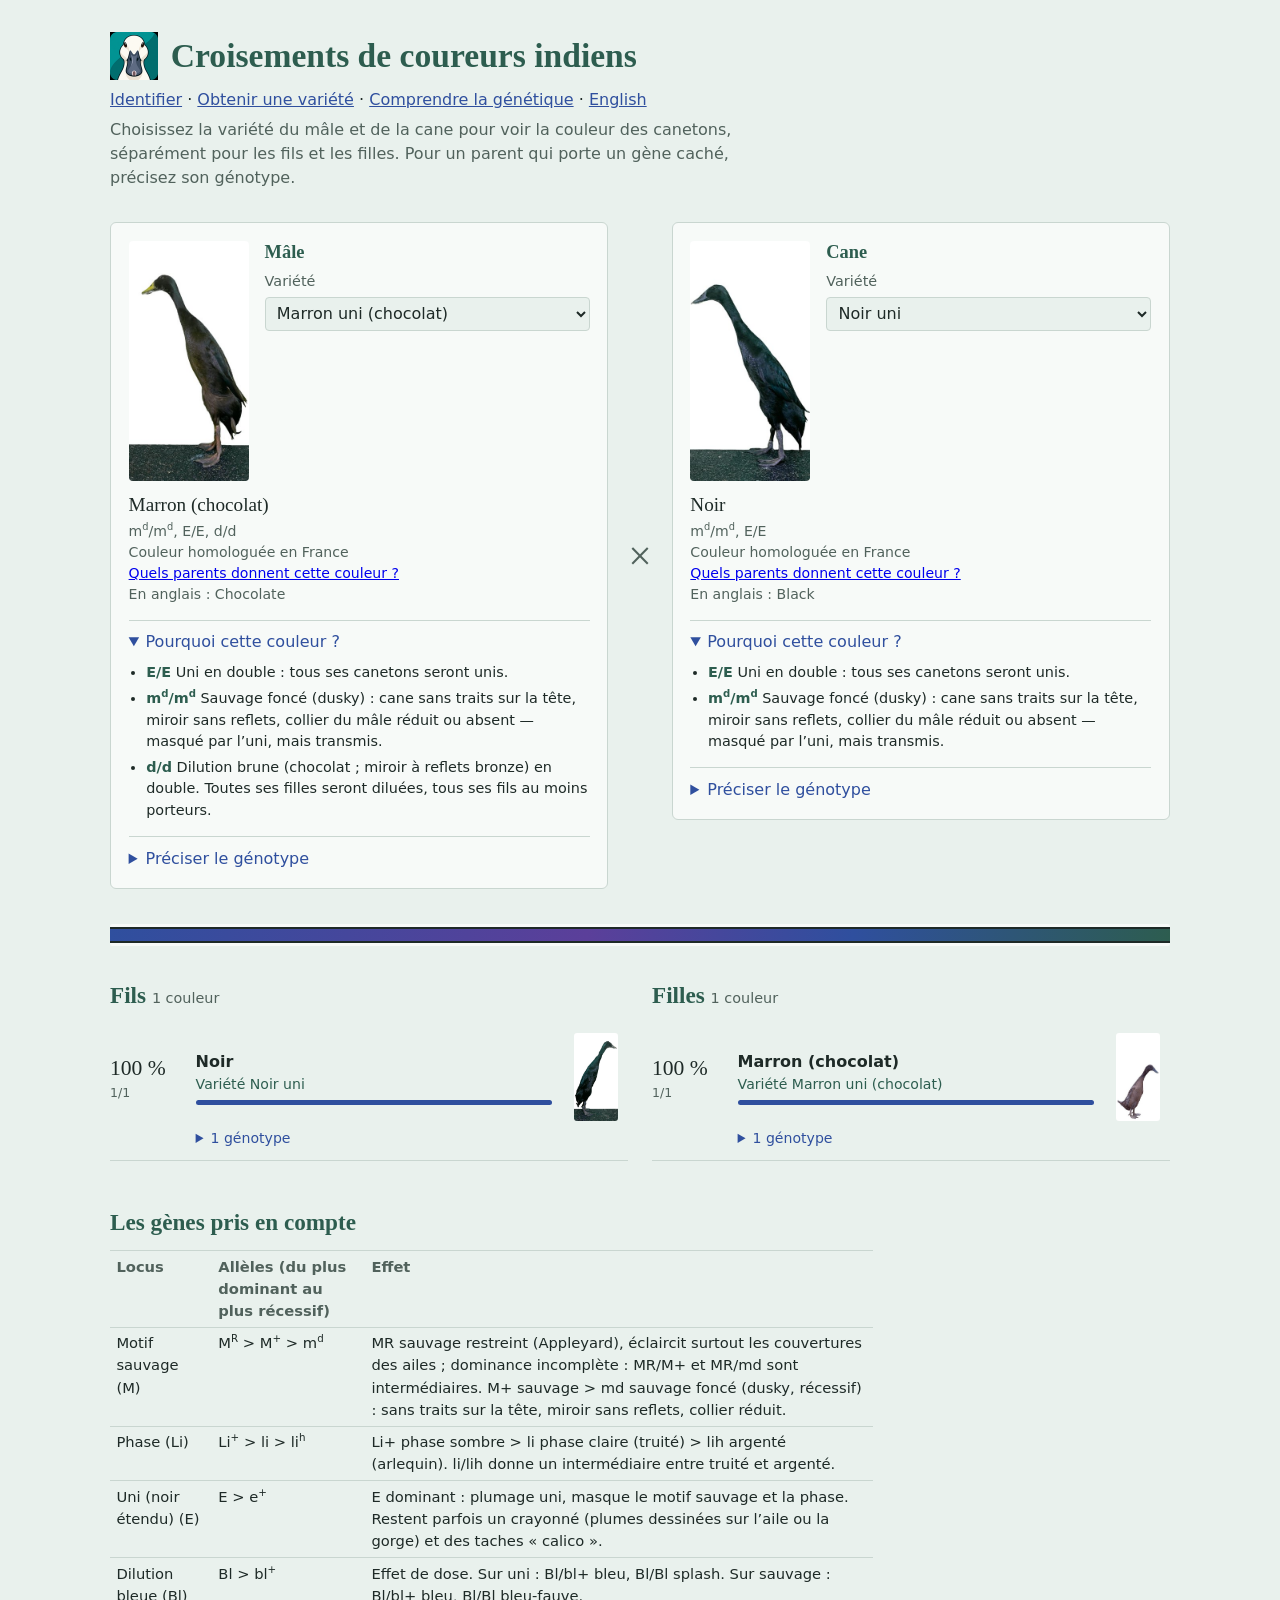
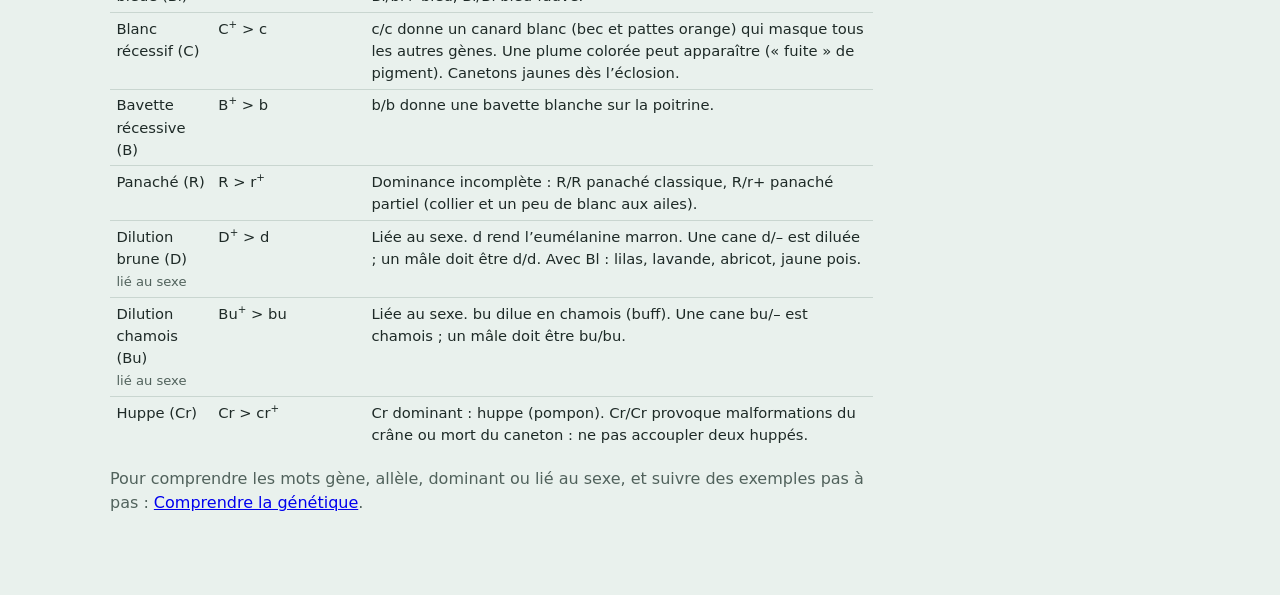
<file: genetique-canards/index.html>
<!DOCTYPE html>
<html lang="fr">
<head>
<meta charset="utf-8">
<meta name="viewport" content="width=device-width, initial-scale=1">
<title>Croisements de coureurs indiens</title>
<link rel="icon" type="image/png" sizes="32x32" href="favicon-32.png">
<link rel="apple-touch-icon" href="apple-touch-icon.png">
<link rel="stylesheet" href="style.css">
<link rel="alternate" hreflang="en" href="en/index.html">
</head>
<body>
<main>
  <nav class="haut"><h1 class="titre"><a class="logo" href="index.html" title="Accueil : croiser"><img src="icone.png" alt="" width="48" height="48"></a>Croisements de coureurs indiens</h1><span><a href="identifier.html">Identifier</a> · <a href="origines.html">Obtenir une variété</a> · <a href="aide.html">Comprendre la génétique</a> · <a href="en/index.html" hreflang="en" lang="en" data-langue>English</a></span></nav>
  <p class="intro">Choisissez la variété du mâle et de la cane pour voir la couleur des canetons, séparément pour les fils et les filles. Pour un parent qui porte un gène caché, précisez son génotype.</p>

  <div class="parents">
    <section class="parent" id="parent-M" aria-label="Mâle"></section>
    <div class="croix" aria-hidden="true">×</div>
    <section class="parent" id="parent-F" aria-label="Cane"></section>
  </div>

  <div class="miroir" role="presentation"></div>

  <div class="resultats">
    <section class="colonne" id="res-M"></section>
    <section class="colonne" id="res-F"></section>
  </div>

  <section class="aide">
    <h2>Les gènes pris en compte</h2>
    <table id="table-loci"></table>
    <p>Pour comprendre les mots gène, allèle, dominant ou lié au sexe, et suivre des exemples pas à pas : <a href="aide.html">Comprendre la génétique</a>.</p>
  </section>
</main>

<script src="donnees.js"></script>
<script src="moteur.js"></script>
<script src="commun.js"></script>
<script src="page-calculateur.js"></script>
</body>
</html>
</file>
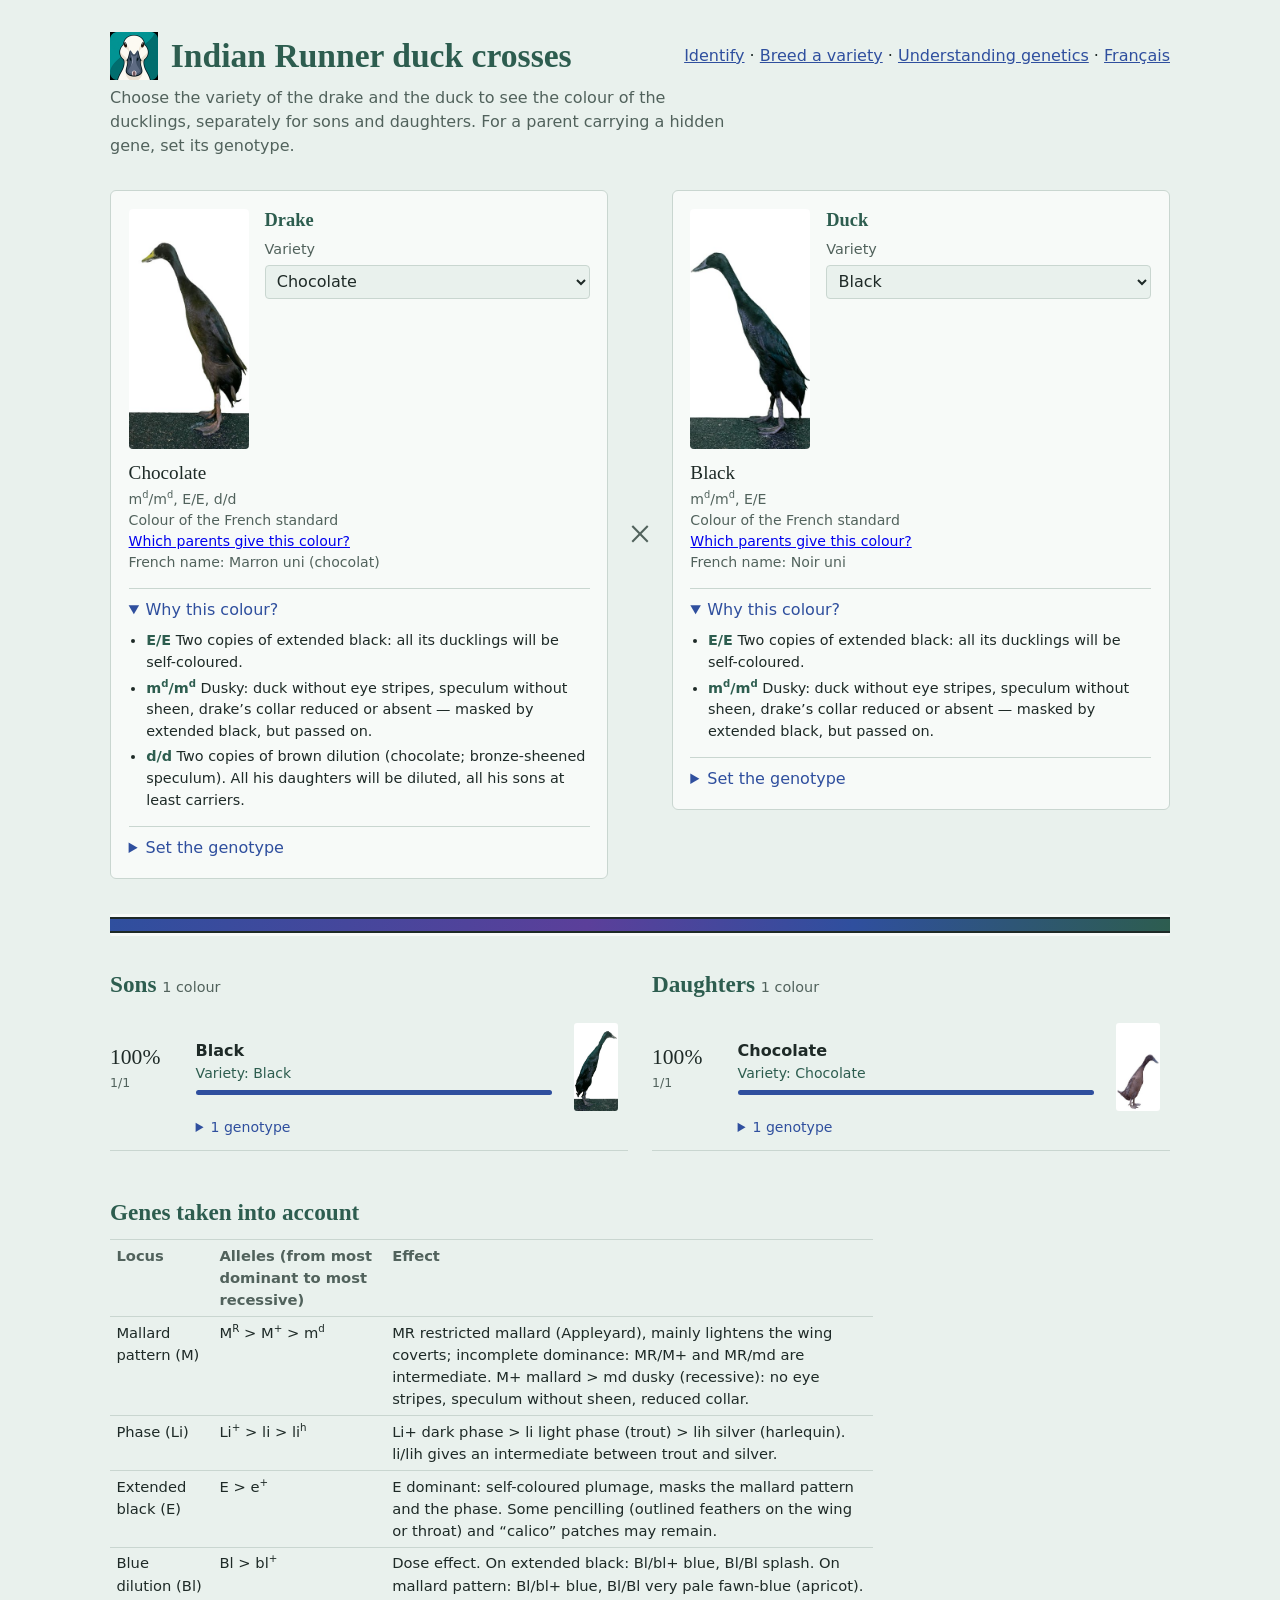
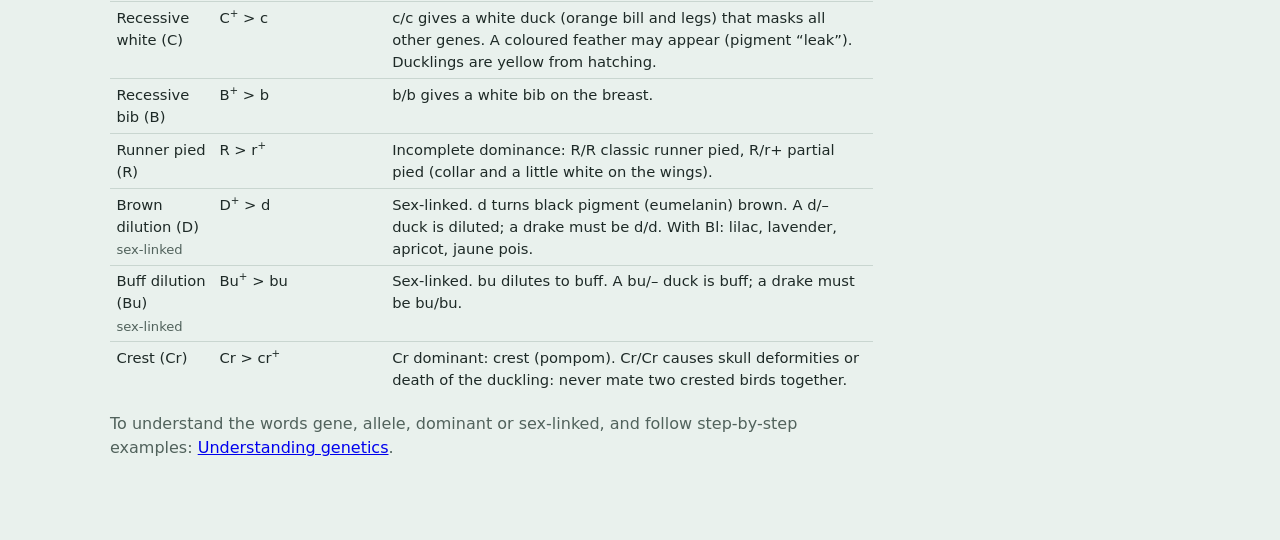
<file: genetique-canards/en/index.html>
<!DOCTYPE html>
<html lang="en">
<head>
<meta charset="utf-8">
<meta name="viewport" content="width=device-width, initial-scale=1">
<title>Indian Runner duck crosses</title>
<link rel="icon" type="image/png" sizes="32x32" href="../favicon-32.png">
<link rel="apple-touch-icon" href="../apple-touch-icon.png">
<link rel="stylesheet" href="../style.css">
<link rel="alternate" hreflang="fr" href="../index.html">
</head>
<body>
<main>
  <nav class="haut"><h1 class="titre"><a class="logo" href="index.html" title="Home: cross"><img src="../icone.png" alt="" width="48" height="48"></a>Indian Runner duck crosses</h1><span><a href="identifier.html">Identify</a> · <a href="origines.html">Breed a variety</a> · <a href="aide.html">Understanding genetics</a> · <a href="../index.html" hreflang="fr" lang="fr" data-langue>Français</a></span></nav>
  <p class="intro">Choose the variety of the drake and the duck to see the colour of the ducklings, separately for sons and daughters. For a parent carrying a hidden gene, set its genotype.</p>

  <div class="parents">
    <section class="parent" id="parent-M" aria-label="Drake"></section>
    <div class="croix" aria-hidden="true">×</div>
    <section class="parent" id="parent-F" aria-label="Duck"></section>
  </div>

  <div class="miroir" role="presentation"></div>

  <div class="resultats">
    <section class="colonne" id="res-M"></section>
    <section class="colonne" id="res-F"></section>
  </div>

  <section class="aide">
    <h2>Genes taken into account</h2>
    <table id="table-loci"></table>
    <p>To understand the words gene, allele, dominant or sex-linked, and follow step-by-step examples: <a href="aide.html">Understanding genetics</a>.</p>
  </section>
</main>

<script src="../donnees.js"></script>
<script src="../moteur.js"></script>
<script src="../traduction-en.js"></script>
<script src="../commun.js"></script>
<script src="../page-calculateur.js"></script>
</body>
</html>
</file>
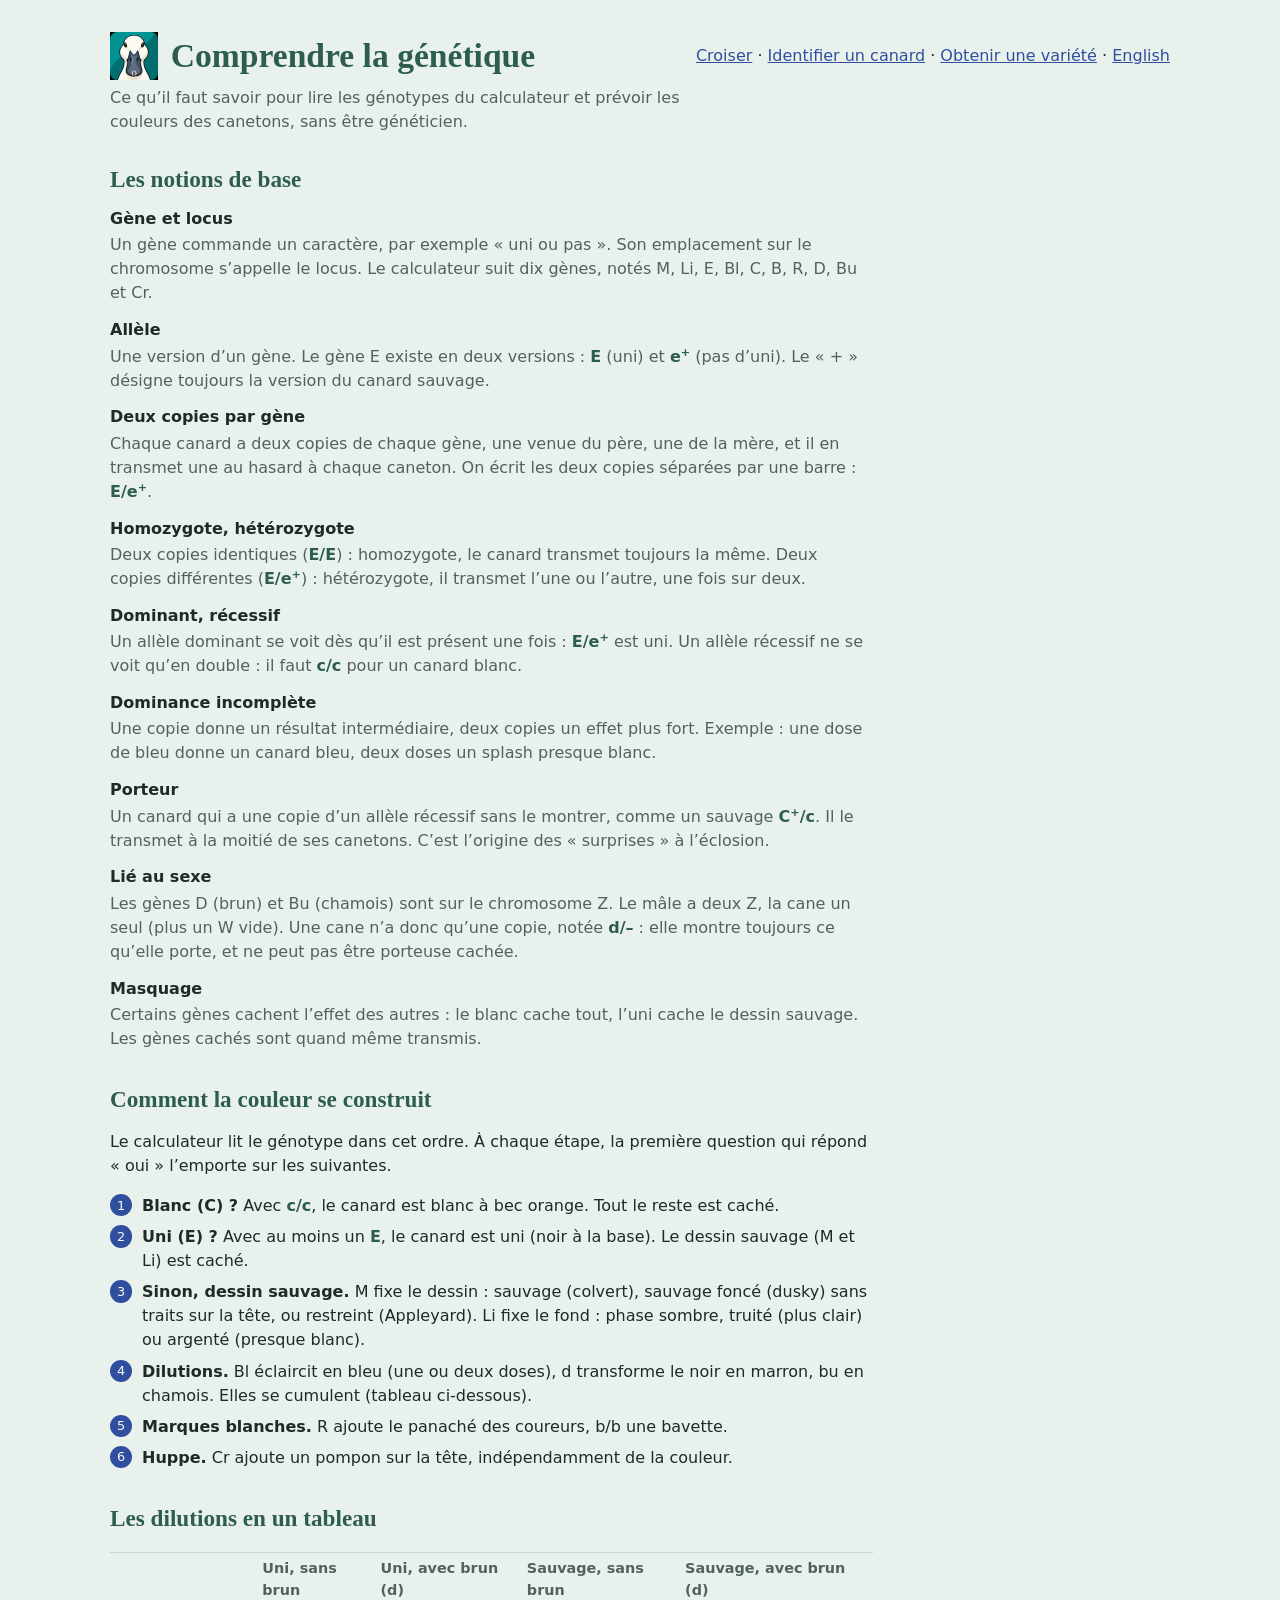
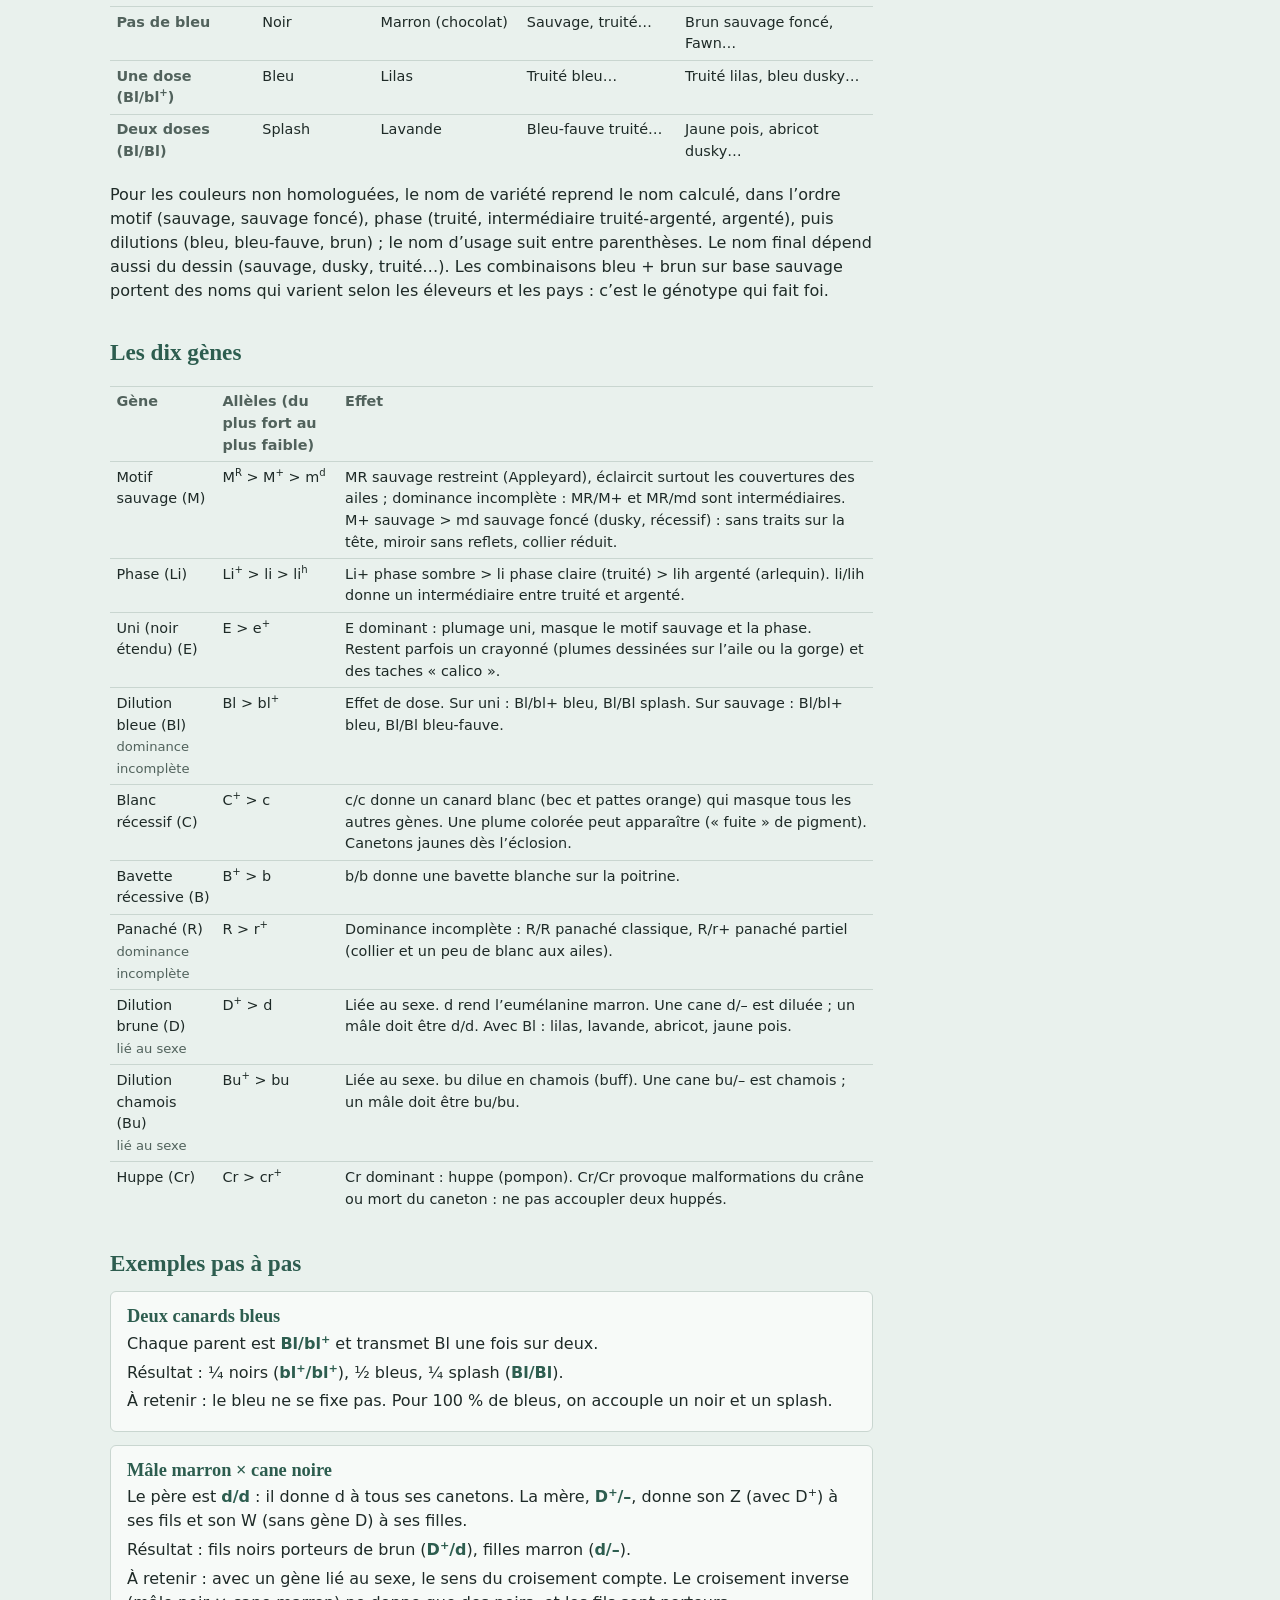
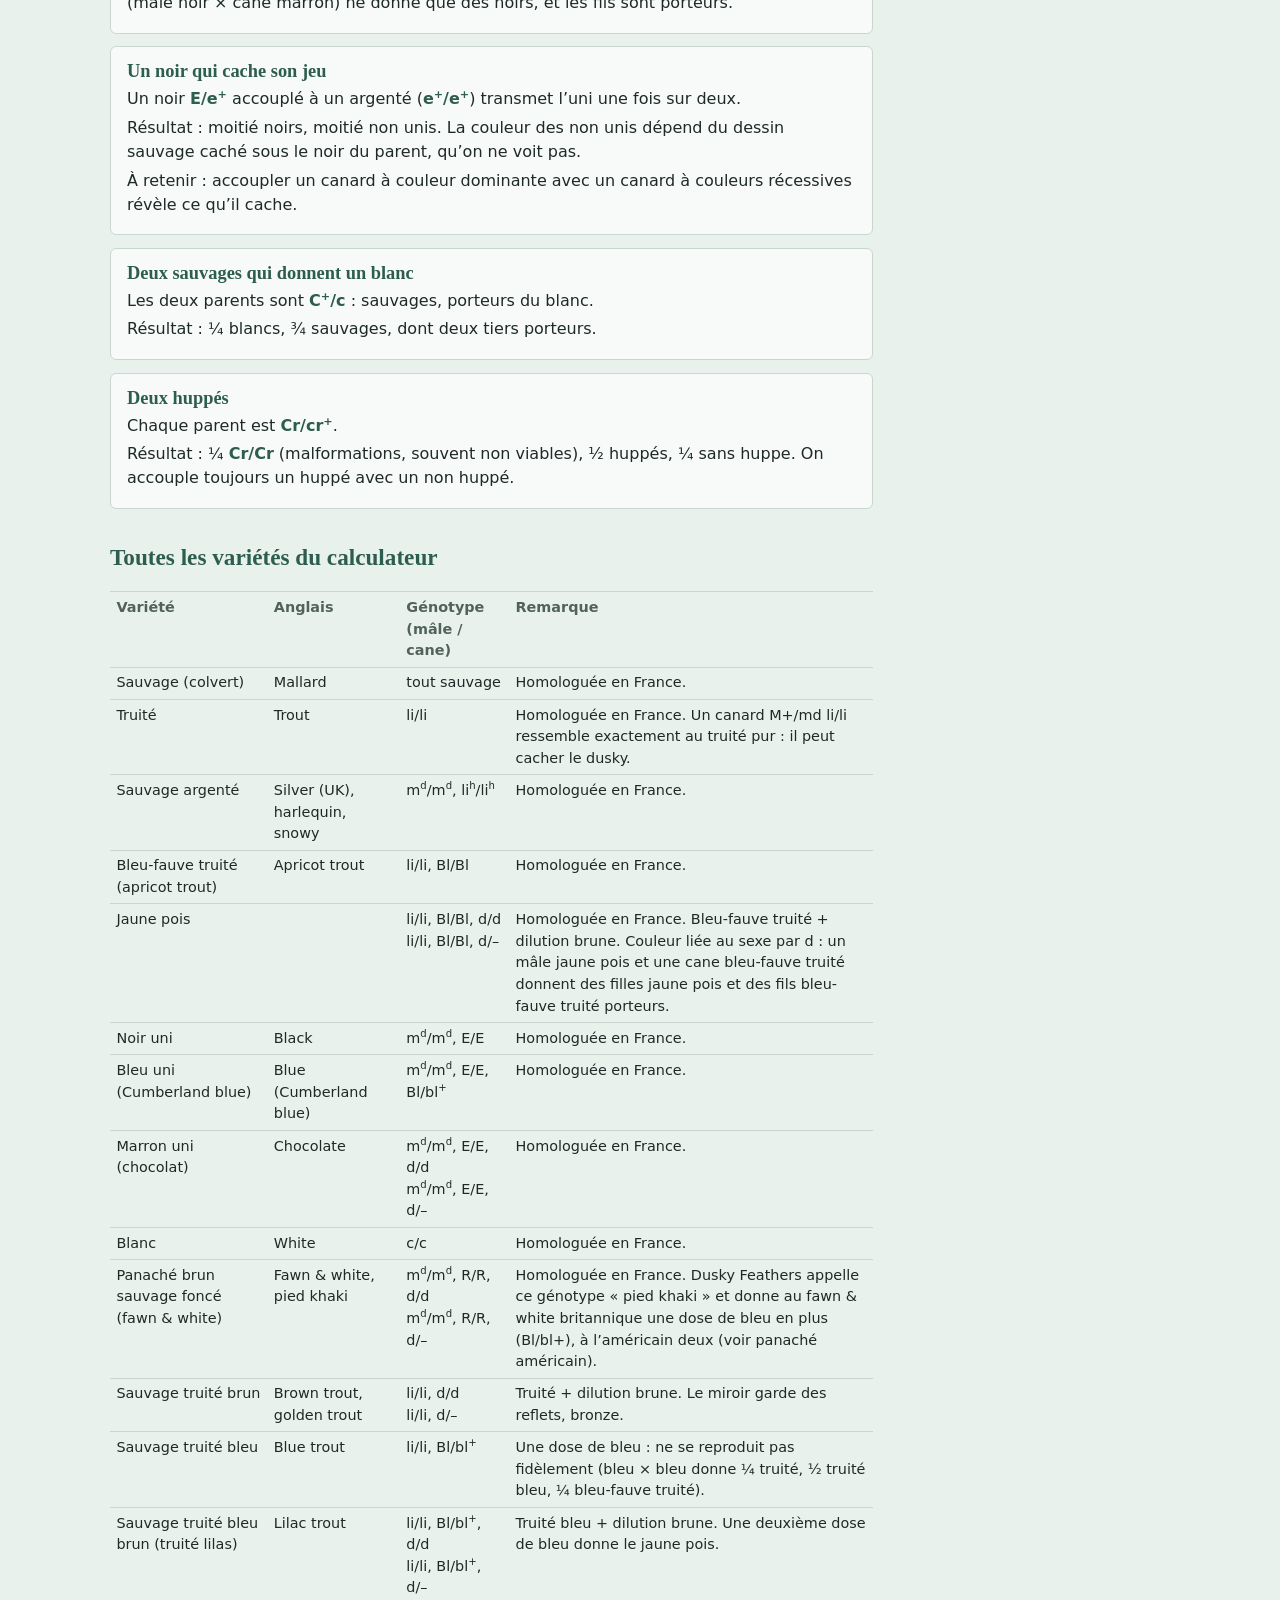
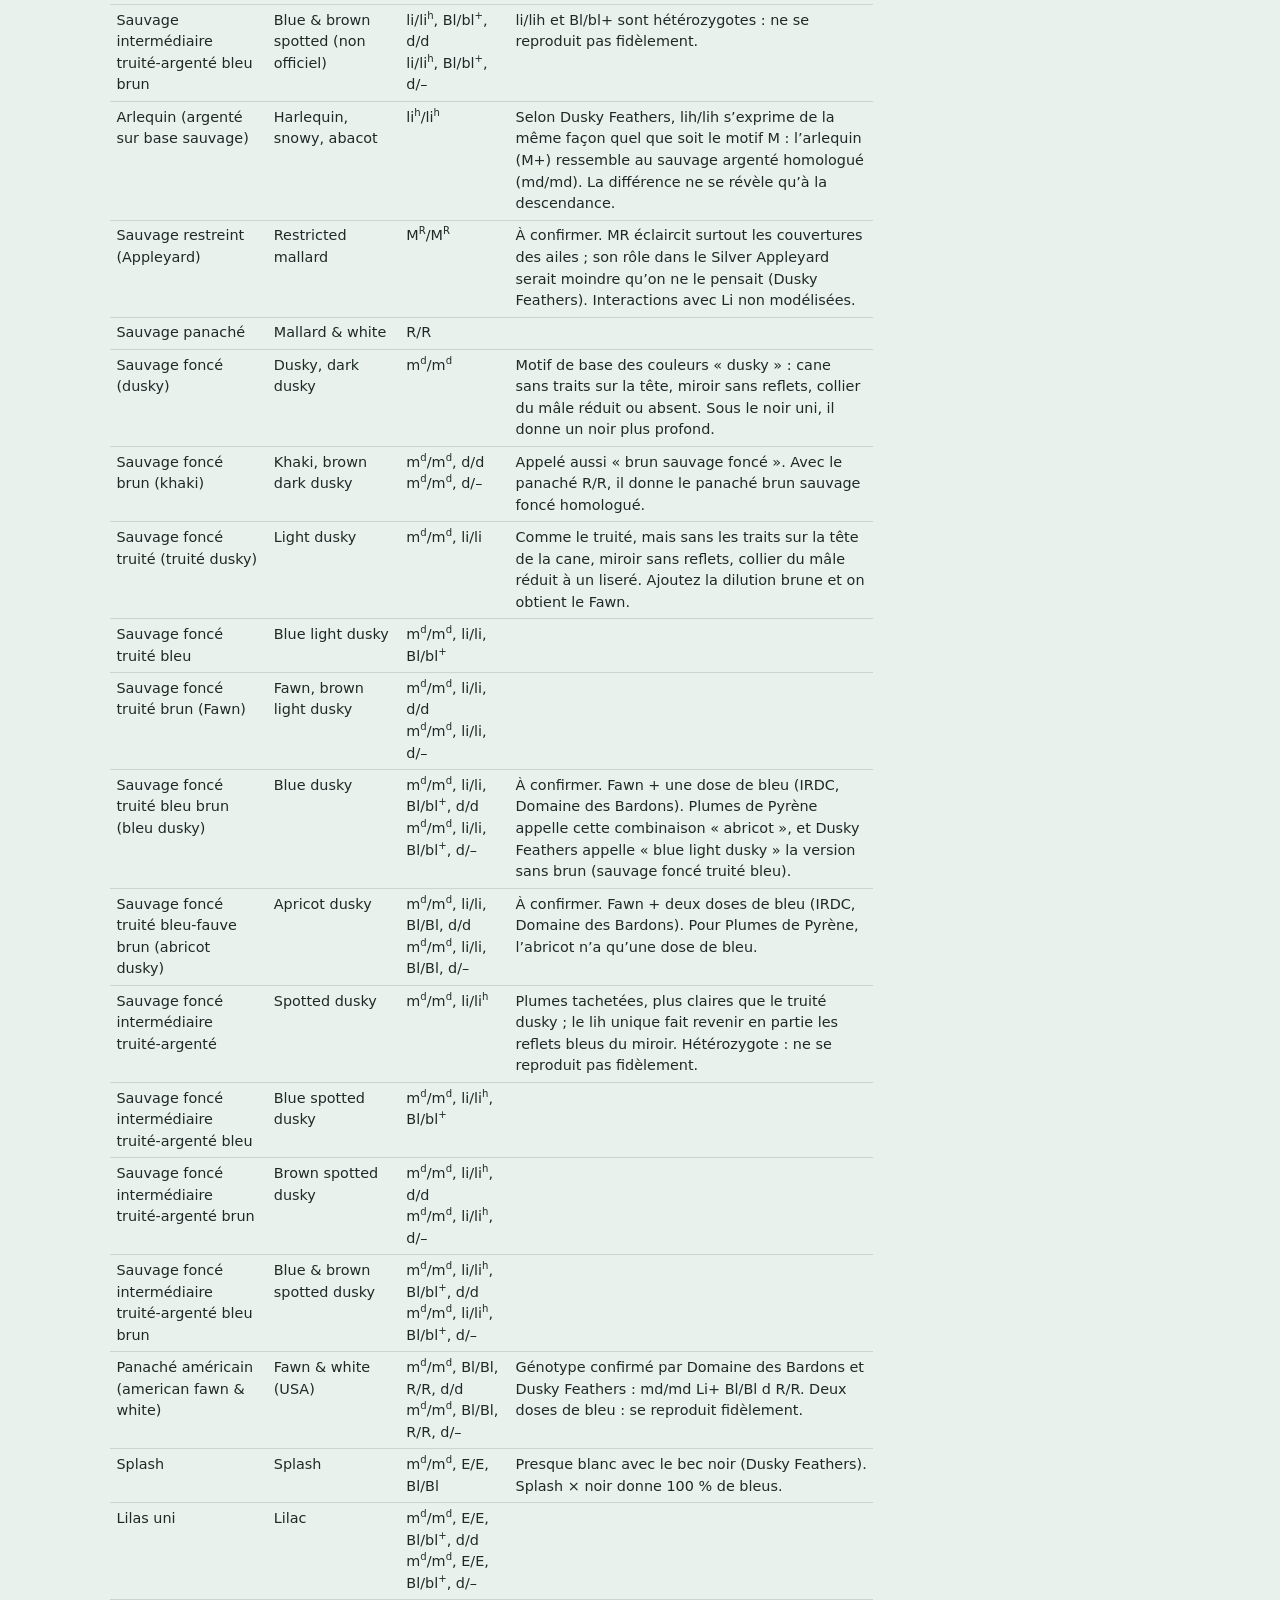
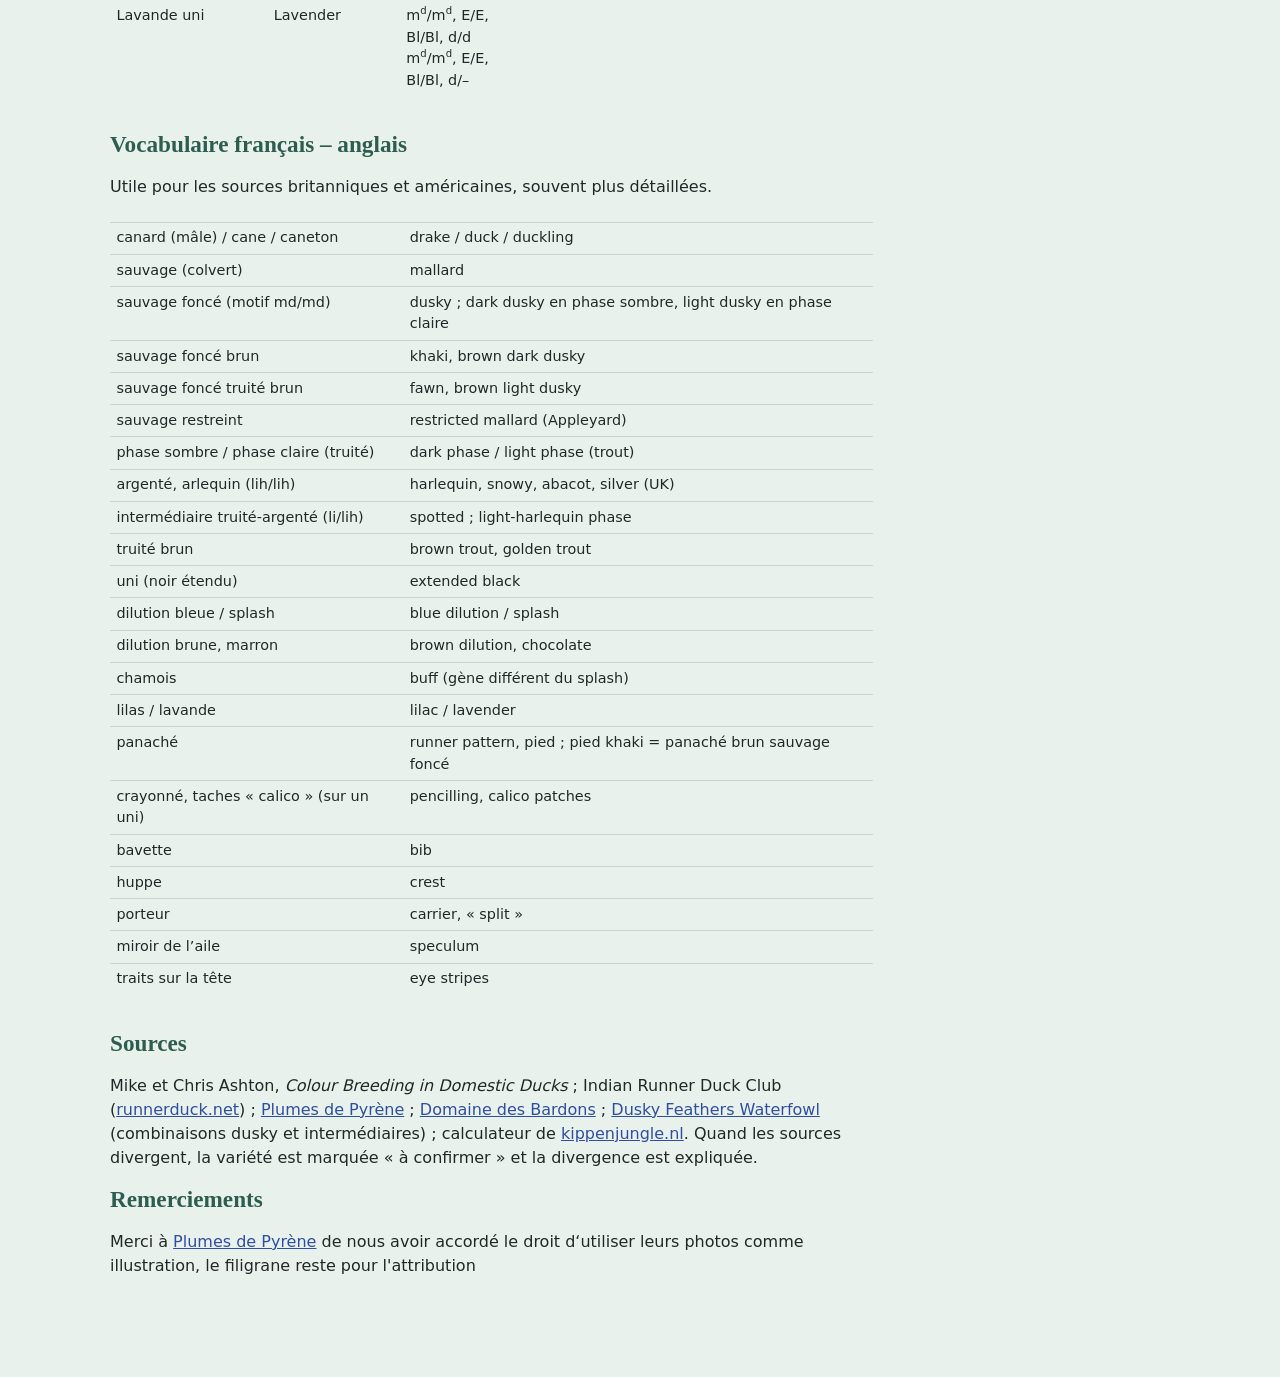
<file: genetique-canards/aide.html>
<!DOCTYPE html>
<html lang="fr">
<head>
<meta charset="utf-8">
<meta name="viewport" content="width=device-width, initial-scale=1">
<title>Comprendre la génétique des couleurs — coureurs indiens</title>
<link rel="icon" type="image/png" sizes="32x32" href="favicon-32.png">
<link rel="apple-touch-icon" href="apple-touch-icon.png">
<link rel="stylesheet" href="style.css">
<link rel="alternate" hreflang="en" href="en/aide.html">
</head>
<body>
<main class="aide-page">
  <nav class="haut"><h1 class="titre"><a class="logo" href="index.html" title="Accueil : croiser"><img src="icone.png" alt="" width="48" height="48"></a>Comprendre la génétique</h1><span><a href="index.html">Croiser</a> · <a href="identifier.html">Identifier un canard</a> · <a href="origines.html">Obtenir une variété</a> · <a href="en/aide.html" hreflang="en" lang="en" data-langue>English</a></span></nav>
  <p class="intro">Ce qu’il faut savoir pour lire les génotypes du calculateur et prévoir les couleurs des canetons, sans être généticien.</p>

  <section>
    <h2>Les notions de base</h2>
    <dl>
      <dt>Gène et locus</dt>
      <dd>Un gène commande un caractère, par exemple « uni ou pas ». Son emplacement sur le chromosome s’appelle le locus. Le calculateur suit dix gènes, notés M, Li, E, Bl, C, B, R, D, Bu et Cr.</dd>
      <dt>Allèle</dt>
      <dd>Une version d’un gène. Le gène E existe en deux versions : <code>E</code> (uni) et <code>e<sup>+</sup></code> (pas d’uni). Le « + » désigne toujours la version du canard sauvage.</dd>
      <dt>Deux copies par gène</dt>
      <dd>Chaque canard a deux copies de chaque gène, une venue du père, une de la mère, et il en transmet une au hasard à chaque caneton. On écrit les deux copies séparées par une barre : <code>E/e<sup>+</sup></code>.</dd>
      <dt>Homozygote, hétérozygote</dt>
      <dd>Deux copies identiques (<code>E/E</code>) : homozygote, le canard transmet toujours la même. Deux copies différentes (<code>E/e<sup>+</sup></code>) : hétérozygote, il transmet l’une ou l’autre, une fois sur deux.</dd>
      <dt>Dominant, récessif</dt>
      <dd>Un allèle dominant se voit dès qu’il est présent une fois : <code>E/e<sup>+</sup></code> est uni. Un allèle récessif ne se voit qu’en double : il faut <code>c/c</code> pour un canard blanc.</dd>
      <dt>Dominance incomplète</dt>
      <dd>Une copie donne un résultat intermédiaire, deux copies un effet plus fort. Exemple : une dose de bleu donne un canard bleu, deux doses un splash presque blanc.</dd>
      <dt>Porteur</dt>
      <dd>Un canard qui a une copie d’un allèle récessif sans le montrer, comme un sauvage <code>C<sup>+</sup>/c</code>. Il le transmet à la moitié de ses canetons. C’est l’origine des « surprises » à l’éclosion.</dd>
      <dt>Lié au sexe</dt>
      <dd>Les gènes D (brun) et Bu (chamois) sont sur le chromosome Z. Le mâle a deux Z, la cane un seul (plus un W vide). Une cane n’a donc qu’une copie, notée <code>d/–</code> : elle montre toujours ce qu’elle porte, et ne peut pas être porteuse cachée.</dd>
      <dt>Masquage</dt>
      <dd>Certains gènes cachent l’effet des autres : le blanc cache tout, l’uni cache le dessin sauvage. Les gènes cachés sont quand même transmis.</dd>
    </dl>
  </section>

  <section>
    <h2>Comment la couleur se construit</h2>
    <p>Le calculateur lit le génotype dans cet ordre. À chaque étape, la première question qui répond « oui » l’emporte sur les suivantes.</p>
    <ol class="ordre">
      <li><strong>Blanc (C) ?</strong> Avec <code>c/c</code>, le canard est blanc à bec orange. Tout le reste est caché.</li>
      <li><strong>Uni (E) ?</strong> Avec au moins un <code>E</code>, le canard est uni (noir à la base). Le dessin sauvage (M et Li) est caché.</li>
      <li><strong>Sinon, dessin sauvage.</strong> M fixe le dessin : sauvage (colvert), sauvage foncé (dusky) sans traits sur la tête, ou restreint (Appleyard). Li fixe le fond : phase sombre, truité (plus clair) ou argenté (presque blanc).</li>
      <li><strong>Dilutions.</strong> Bl éclaircit en bleu (une ou deux doses), d transforme le noir en marron, bu en chamois. Elles se cumulent (tableau ci-dessous).</li>
      <li><strong>Marques blanches.</strong> R ajoute le panaché des coureurs, b/b une bavette.</li>
      <li><strong>Huppe.</strong> Cr ajoute un pompon sur la tête, indépendamment de la couleur.</li>
    </ol>
  </section>

  <section>
    <h2>Les dilutions en un tableau</h2>
    <div class="large">
    <table>
      <thead><tr><th></th><th>Uni, sans brun</th><th>Uni, avec brun (d)</th><th>Sauvage, sans brun</th><th>Sauvage, avec brun (d)</th></tr></thead>
      <tbody>
        <tr><th>Pas de bleu</th><td>Noir</td><td>Marron (chocolat)</td><td>Sauvage, truité…</td><td>Brun sauvage foncé, Fawn…</td></tr>
        <tr><th>Une dose (Bl/bl<sup>+</sup>)</th><td>Bleu</td><td>Lilas</td><td>Truité bleu…</td><td>Truité lilas, bleu dusky…</td></tr>
        <tr><th>Deux doses (Bl/Bl)</th><td>Splash</td><td>Lavande</td><td>Bleu-fauve truité…</td><td>Jaune pois, abricot dusky…</td></tr>
      </tbody>
    </table>
    </div>
    <p>Pour les couleurs non homologuées, le nom de variété reprend le nom calculé, dans l’ordre motif (sauvage, sauvage foncé), phase (truité, intermédiaire truité-argenté, argenté), puis dilutions (bleu, bleu-fauve, brun) ; le nom d’usage suit entre parenthèses. Le nom final dépend aussi du dessin (sauvage, dusky, truité…). Les combinaisons bleu + brun sur base sauvage portent des noms qui varient selon les éleveurs et les pays : c’est le génotype qui fait foi.</p>
  </section>

  <section>
    <h2>Les dix gènes</h2>
    <div class="large"><table id="table-loci"></table></div>
  </section>

  <section>
    <h2>Exemples pas à pas</h2>

    <div class="exemple">
      <h3>Deux canards bleus</h3>
      <p>Chaque parent est <code>Bl/bl<sup>+</sup></code> et transmet Bl une fois sur deux.</p>
      <p>Résultat : ¼ noirs (<code>bl<sup>+</sup>/bl<sup>+</sup></code>), ½ bleus, ¼ splash (<code>Bl/Bl</code>).</p>
      <p>À retenir : le bleu ne se fixe pas. Pour 100 % de bleus, on accouple un noir et un splash.</p>
    </div>

    <div class="exemple">
      <h3>Mâle marron × cane noire</h3>
      <p>Le père est <code>d/d</code> : il donne d à tous ses canetons. La mère, <code>D<sup>+</sup>/–</code>, donne son Z (avec D<sup>+</sup>) à ses fils et son W (sans gène D) à ses filles.</p>
      <p>Résultat : fils noirs porteurs de brun (<code>D<sup>+</sup>/d</code>), filles marron (<code>d/–</code>).</p>
      <p>À retenir : avec un gène lié au sexe, le sens du croisement compte. Le croisement inverse (mâle noir × cane marron) ne donne que des noirs, et les fils sont porteurs.</p>
    </div>

    <div class="exemple">
      <h3>Un noir qui cache son jeu</h3>
      <p>Un noir <code>E/e<sup>+</sup></code> accouplé à un argenté (<code>e<sup>+</sup>/e<sup>+</sup></code>) transmet l’uni une fois sur deux.</p>
      <p>Résultat : moitié noirs, moitié non unis. La couleur des non unis dépend du dessin sauvage caché sous le noir du parent, qu’on ne voit pas.</p>
      <p>À retenir : accoupler un canard à couleur dominante avec un canard à couleurs récessives révèle ce qu’il cache.</p>
    </div>

    <div class="exemple">
      <h3>Deux sauvages qui donnent un blanc</h3>
      <p>Les deux parents sont <code>C<sup>+</sup>/c</code> : sauvages, porteurs du blanc.</p>
      <p>Résultat : ¼ blancs, ¾ sauvages, dont deux tiers porteurs.</p>
    </div>

    <div class="exemple">
      <h3>Deux huppés</h3>
      <p>Chaque parent est <code>Cr/cr<sup>+</sup></code>.</p>
      <p>Résultat : ¼ <code>Cr/Cr</code> (malformations, souvent non viables), ½ huppés, ¼ sans huppe. On accouple toujours un huppé avec un non huppé.</p>
    </div>
  </section>

  <section>
    <h2>Toutes les variétés du calculateur</h2>
    <div class="large"><table id="table-varietes"></table></div>
  </section>

  <section>
    <h2>Vocabulaire français – anglais</h2>
    <p>Utile pour les sources britanniques et américaines, souvent plus détaillées.</p>
    <div class="large">
    <table>
      <tbody>
        <tr><td>canard (mâle) / cane / caneton</td><td>drake / duck / duckling</td></tr>
        <tr><td>sauvage (colvert)</td><td>mallard</td></tr>
        <tr><td>sauvage foncé (motif md/md)</td><td>dusky ; dark dusky en phase sombre, light dusky en phase claire</td></tr>
        <tr><td>sauvage foncé brun</td><td>khaki, brown dark dusky</td></tr>
        <tr><td>sauvage foncé truité brun</td><td>fawn, brown light dusky</td></tr>
        <tr><td>sauvage restreint</td><td>restricted mallard (Appleyard)</td></tr>
        <tr><td>phase sombre / phase claire (truité)</td><td>dark phase / light phase (trout)</td></tr>
        <tr><td>argenté, arlequin (lih/lih)</td><td>harlequin, snowy, abacot, silver (UK)</td></tr>
        <tr><td>intermédiaire truité-argenté (li/lih)</td><td>spotted ; light-harlequin phase</td></tr>
        <tr><td>truité brun</td><td>brown trout, golden trout</td></tr>
        <tr><td>uni (noir étendu)</td><td>extended black</td></tr>
        <tr><td>dilution bleue / splash</td><td>blue dilution / splash</td></tr>
        <tr><td>dilution brune, marron</td><td>brown dilution, chocolate</td></tr>
        <tr><td>chamois</td><td>buff (gène différent du splash)</td></tr>
        <tr><td>lilas / lavande</td><td>lilac / lavender</td></tr>
        <tr><td>panaché</td><td>runner pattern, pied ; pied khaki = panaché brun sauvage foncé</td></tr>
        <tr><td>crayonné, taches « calico » (sur un uni)</td><td>pencilling, calico patches</td></tr>
        <tr><td>bavette</td><td>bib</td></tr>
        <tr><td>huppe</td><td>crest</td></tr>
        <tr><td>porteur</td><td>carrier, « split »</td></tr>
        <tr><td>miroir de l’aile</td><td>speculum</td></tr>
        <tr><td>traits sur la tête</td><td>eye stripes</td></tr>
      </tbody>
    </table>
    </div>
  </section>

  <section>
    <h2>Sources</h2>
    <p>Mike et Chris Ashton, <em>Colour Breeding in Domestic Ducks</em> ; Indian Runner Duck Club (<a href="https://runnerduck.net/standard-colours.php">runnerduck.net</a>) ; <a href="https://www.plumesdepyrene.fr/le-coureur-indien/les-couleurs/">Plumes de Pyrène</a> ; <a href="https://domainelesbardons.jimdofree.com/le-coin-des-canards/un-peu-de-g%C3%A9n%C3%A9tique/">Domaine des Bardons</a> ; <a href="https://www.duskyfeatherswaterfowl.com/gene-index">Dusky Feathers Waterfowl</a> (combinaisons dusky et intermédiaires) ; calculateur de <a href="https://www.kippenjungle.nl/kruisingEend.html">kippenjungle.nl</a>. Quand les sources divergent, la variété est marquée « à confirmer » et la divergence est expliquée.</p>
<h2>Remerciements</h2>
    <p>Merci à <a href="https://www.plumesdepyrene.fr/le-coureur-indien/les-couleurs/">Plumes de Pyrène</a> de nous avoir accordé le droit d‘utiliser leurs photos comme illustration, le filigrane reste pour l'attribution</p>
  </section>
</main>

<script src="donnees.js"></script>
<script src="moteur.js"></script>
<script src="commun.js"></script>
<script src="page-aide.js"></script>
</body>
</html>
</file>
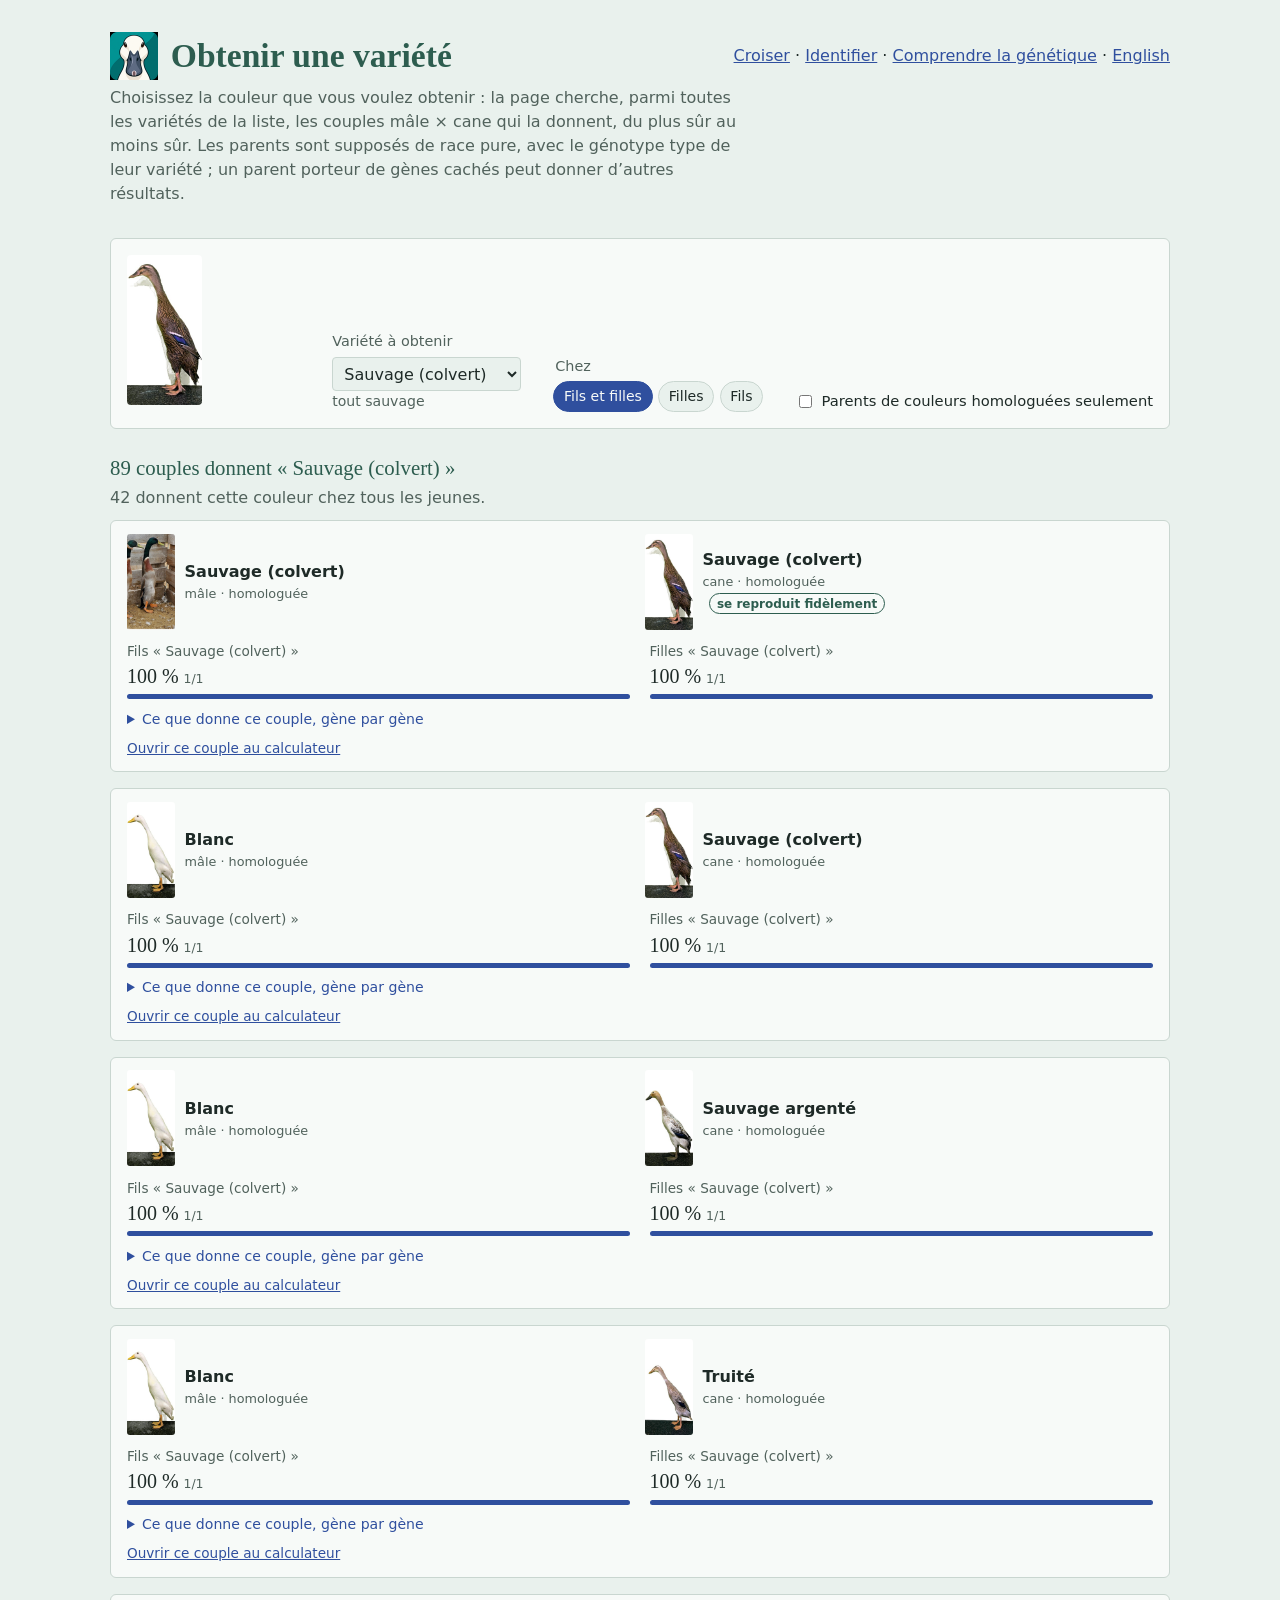
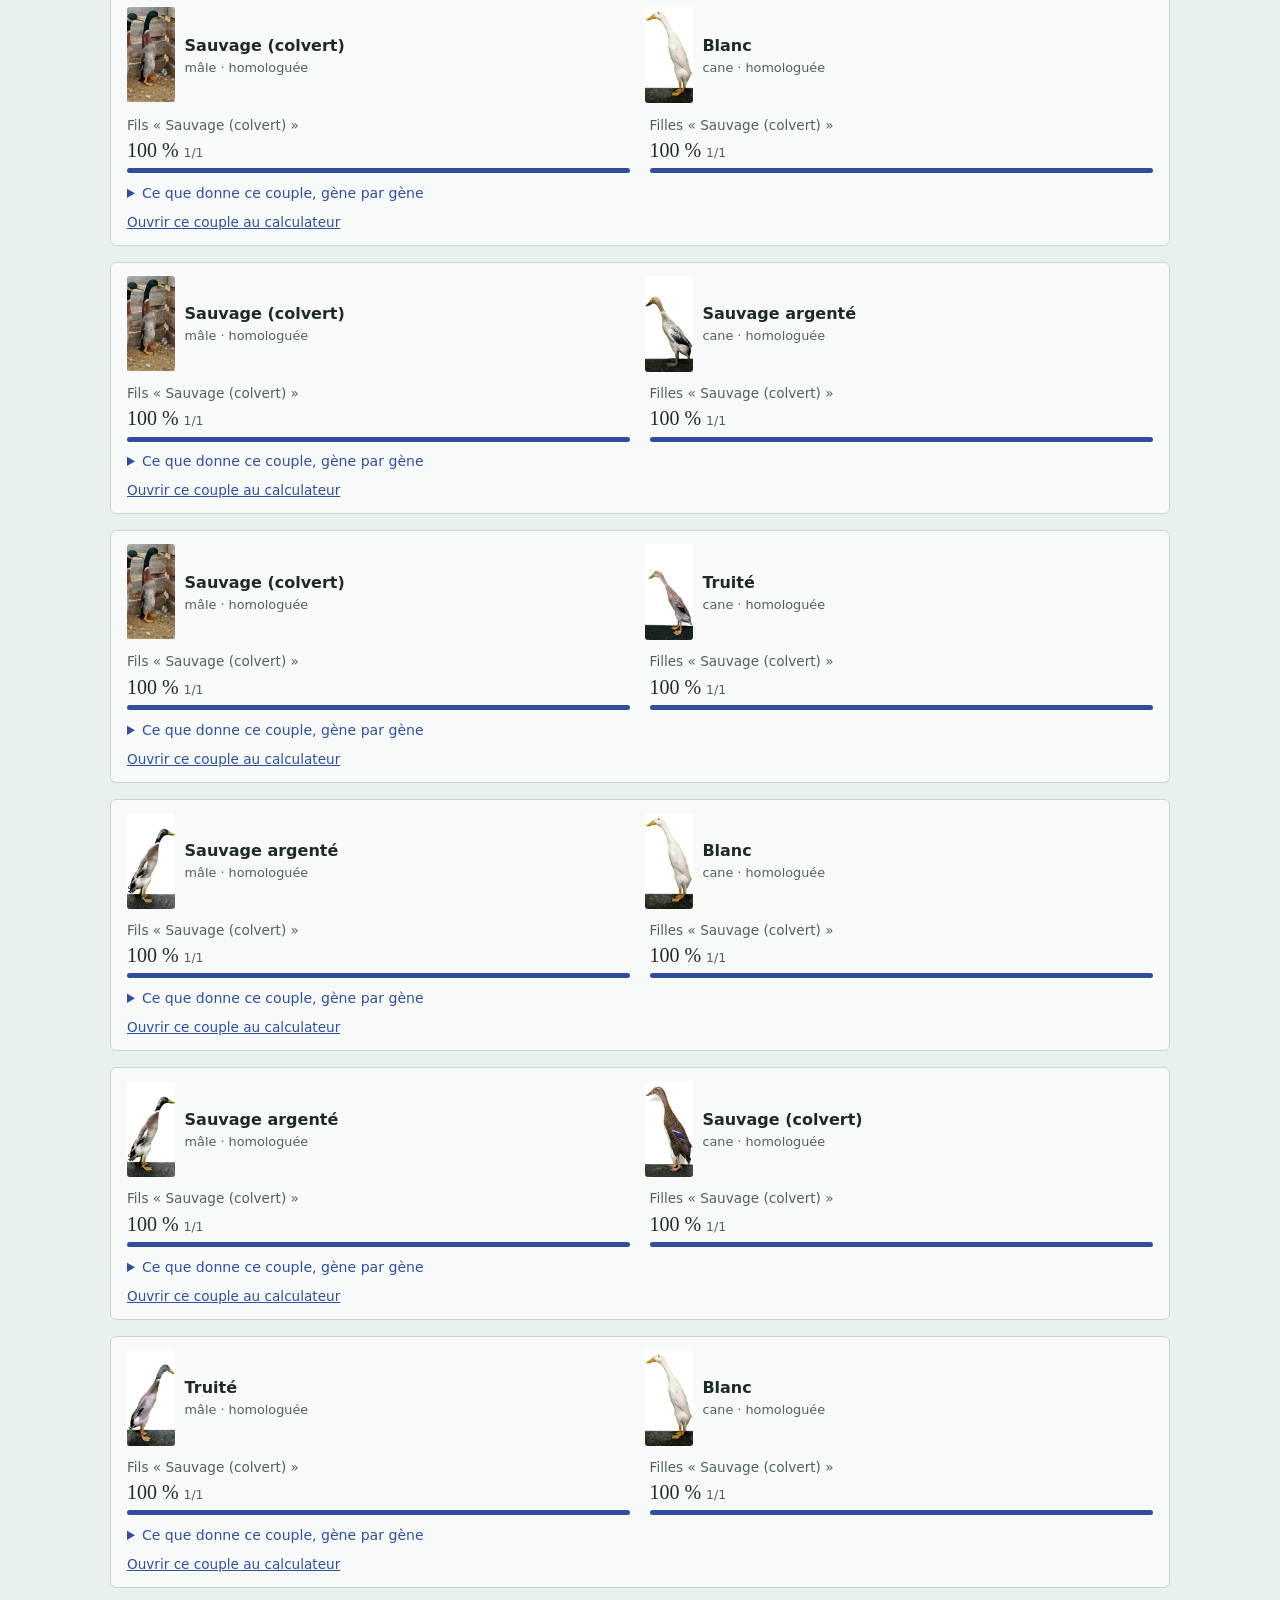
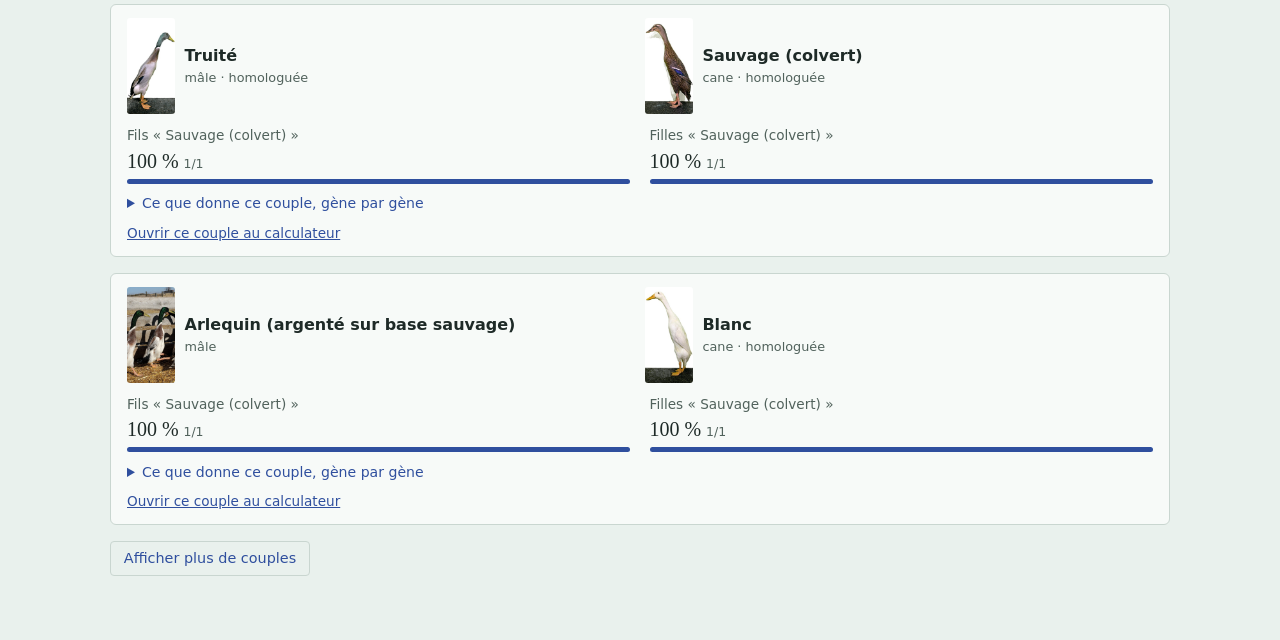
<file: genetique-canards/origines.html>
<!DOCTYPE html>
<html lang="fr">
<head>
<meta charset="utf-8">
<meta name="viewport" content="width=device-width, initial-scale=1">
<title>Obtenir une variété — coureurs indiens</title>
<link rel="icon" type="image/png" sizes="32x32" href="favicon-32.png">
<link rel="apple-touch-icon" href="apple-touch-icon.png">
<link rel="stylesheet" href="style.css">
<link rel="alternate" hreflang="en" href="en/origines.html">
<style>
.reglages { display: flex; flex-wrap: wrap; gap: 1rem 2rem; align-items: flex-end; background: var(--surface); border: 1px solid var(--trait); border-radius: 6px; padding: 1rem; }
.reglages .cible { display: flex; gap: 1rem; align-items: flex-end; flex: 1 1 22rem; min-width: 0; }
.reglages .cible > div { flex: 1; min-width: 0; }
.reglages select { width: 100%; }
.reglages .photo { height: 150px; max-width: 90px; }
.reglages fieldset { border: 0; margin: 0; padding: 0; }
.reglages legend { font-size: .9rem; color: var(--encre-douce); margin-bottom: .25rem; }
.choix-q { display: flex; flex-wrap: wrap; gap: .35rem; }
.choix-q label { cursor: pointer; }
.choix-q input { position: absolute; opacity: 0; pointer-events: none; }
.choix-q span { display: inline-block; padding: .25rem .6rem; border: 1px solid var(--trait); border-radius: 999px; font-size: .88rem; background: var(--fond); }
.choix-q input:checked + span { background: var(--miroir); border-color: var(--miroir); color: var(--surface); }
.choix-q input:focus-visible + span { outline: 3px solid var(--bec); outline-offset: 2px; }
label.case { font-size: .92rem; display: flex; gap: .4rem; align-items: center; cursor: pointer; }
.resume { margin: 1.4rem 0 .6rem; }
.resume p { margin: .2rem 0; color: var(--encre-douce); }
.resume .compte { font-family: var(--serif); font-size: 1.3rem; color: var(--vert); }
ol.couples { list-style: none; margin: 0; padding: 0; display: grid; gap: 1rem; }
.couple { background: var(--surface); border: 1px solid var(--trait); border-radius: 6px; padding: .8rem 1rem; }
.couple-tete { display: grid; grid-template-columns: auto 1fr auto 1fr; gap: .6rem; align-items: center; }
.couple-tete img, .couple-tete .vide { height: 96px; width: 48px; object-fit: contain; object-position: center bottom; border-radius: 3px; }
.couple-tete .vide { display: grid; place-items: center; color: var(--trait); border: 1px dashed var(--trait); font-family: var(--serif); }
.couple-tete .x { grid-column: 1 / -1; display: none; }
.parent-nom { font-weight: 600; }
.parent-nom small { display: block; font-weight: 400; color: var(--encre-douce); font-size: .8rem; }
.probas { display: grid; grid-template-columns: repeat(auto-fit, minmax(12rem, 1fr)); gap: .4rem 1.2rem; margin-top: .7rem; }
.proba .lib { font-size: .85rem; color: var(--encre-douce); }
.proba .val { font-family: var(--serif); font-size: 1.25rem; font-variant-numeric: tabular-nums; }
.proba .val small { font-family: var(--sans); font-size: .78rem; color: var(--encre-douce); margin-left: .3rem; }
.proba .nul { color: var(--encre-douce); font-size: .9rem; }
.barre { height: 5px; margin-top: .2rem; background: var(--trait); border-radius: 3px; overflow: hidden; }
.barre i { display: block; height: 100%; background: var(--miroir); }
.couple details { margin-top: .6rem; font-size: .88rem; }
.couple summary { cursor: pointer; color: var(--miroir); }
.couple table { margin-top: .4rem; }
.couple .liens { margin-top: .5rem; font-size: .85rem; display: flex; gap: 1rem; flex-wrap: wrap; }
.couple .liens a, .resume a { color: var(--miroir); }
.etiquette { display: inline-block; font-size: .75rem; padding: .05rem .45rem; border-radius: 999px; border: 1px solid var(--vert); color: var(--vert); margin-left: .4rem; vertical-align: middle; }
button.btn { font: inherit; font-size: .9rem; color: var(--miroir); background: none; border: 1px solid var(--trait); border-radius: 4px; padding: .35rem .8rem; cursor: pointer; margin-top: 1rem; }
@media (max-width: 760px) {
  .couple-tete { grid-template-columns: auto 1fr; }
  .reglages .photo { height: 110px; }
}
</style>
</head>
<body>
<main>
  <nav class="haut"><h1 class="titre"><a class="logo" href="index.html" title="Accueil : croiser"><img src="icone.png" alt="" width="48" height="48"></a>Obtenir une variété</h1><span><a href="index.html">Croiser</a> · <a href="identifier.html">Identifier</a> · <a href="aide.html">Comprendre la génétique</a> · <a href="en/origines.html" hreflang="en" lang="en" data-langue>English</a></span></nav>
  <p class="intro">Choisissez la couleur que vous voulez obtenir : la page cherche, parmi toutes les variétés de la liste, les couples mâle × cane qui la donnent, du plus sûr au moins sûr. Les parents sont supposés de race pure, avec le génotype type de leur variété ; un parent porteur de gènes cachés peut donner d’autres résultats.</p>

  <form class="reglages" id="reglages">
    <div class="cible">
      <div id="photo-cible"></div>
      <div>
        <label class="choix" for="cible">Variété à obtenir</label>
        <select id="cible"></select>
        <div class="geno" id="geno-cible"></div>
      </div>
    </div>
    <fieldset>
      <legend>Chez</legend>
      <div class="choix-q">
        <label><input type="radio" name="sexe" value="MF" checked><span>Fils et filles</span></label>
        <label><input type="radio" name="sexe" value="F"><span>Filles</span></label>
        <label><input type="radio" name="sexe" value="M"><span>Fils</span></label>
      </div>
    </fieldset>
    <label class="case"><input type="checkbox" id="homologues"> Parents de couleurs homologuées seulement</label>
  </form>

  <section class="resume" id="resume" aria-live="polite"></section>
  <ol class="couples" id="couples"></ol>
  <button type="button" class="btn" id="plus" hidden>Afficher plus de couples</button>
</main>

<script src="donnees.js"></script>
<script src="moteur.js"></script>
<script src="commun.js"></script>
<script src="page-origines.js"></script>
</body>
</html>
</file>
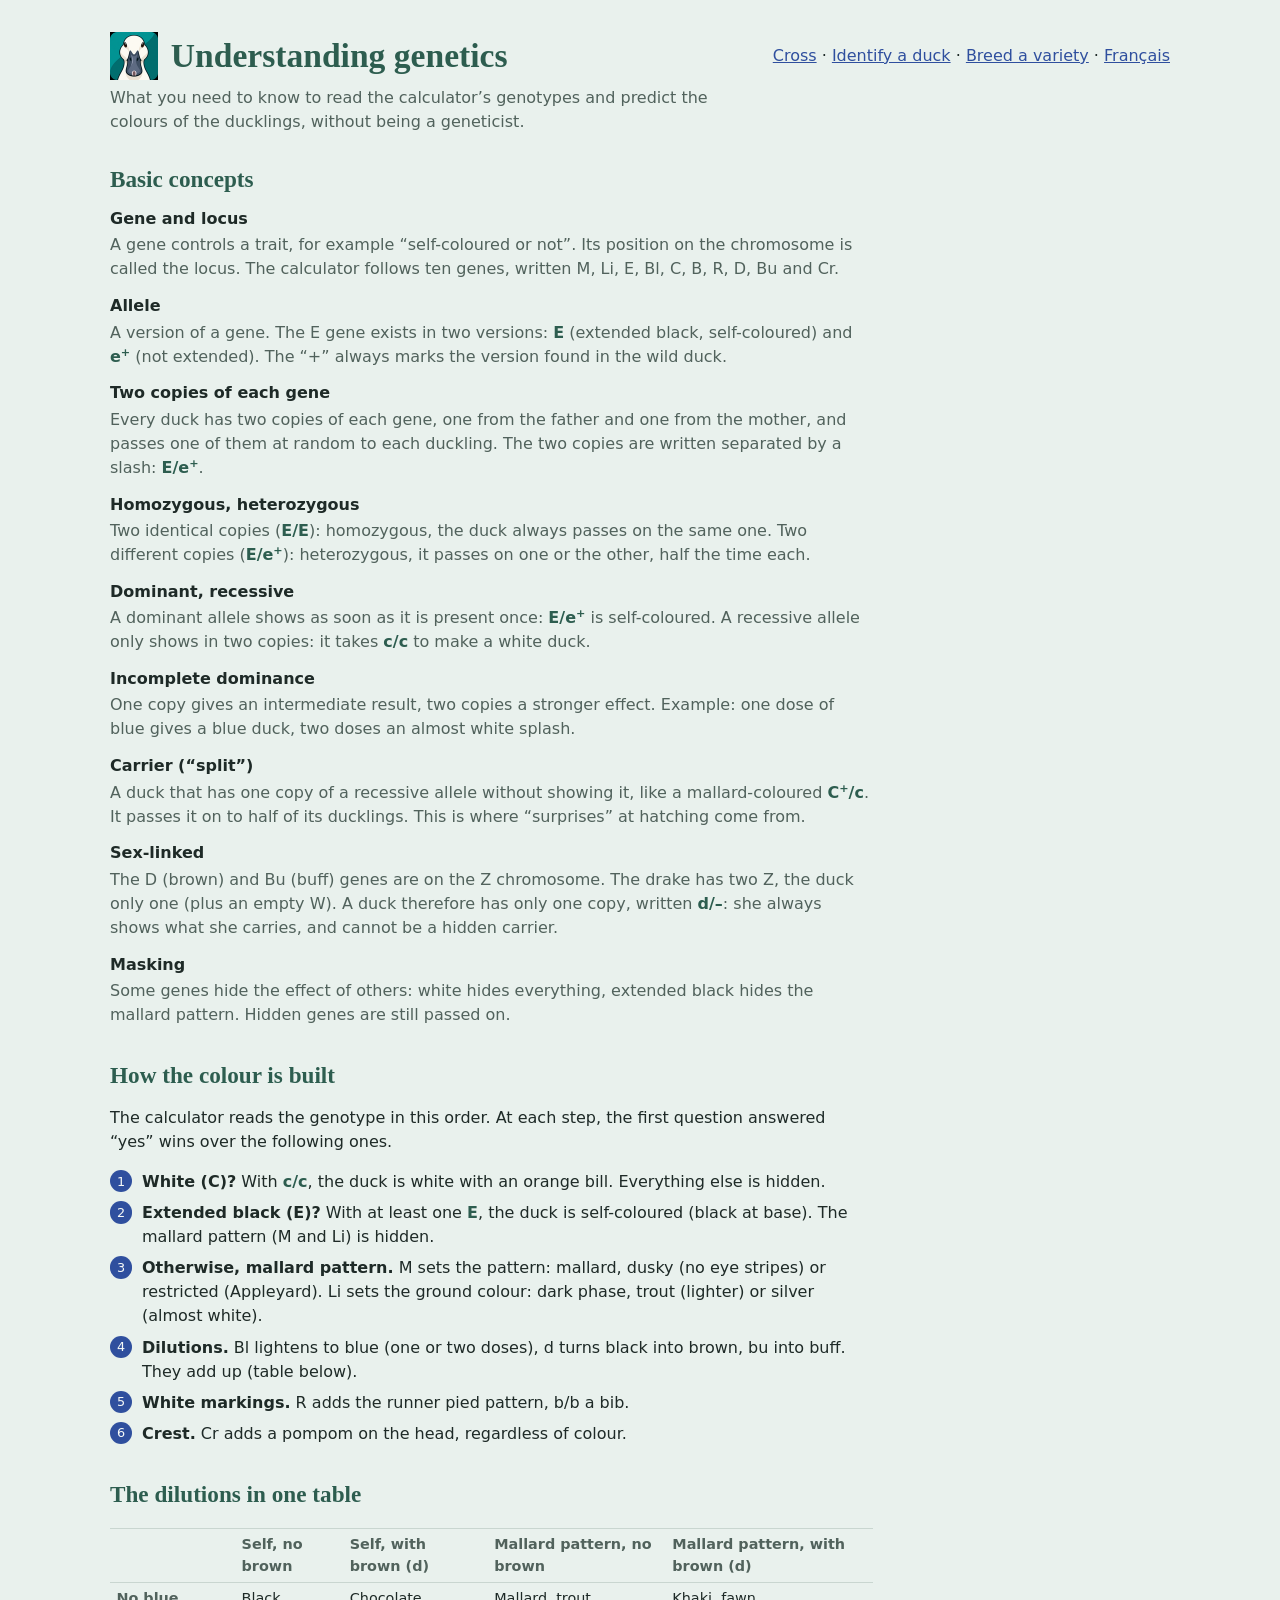
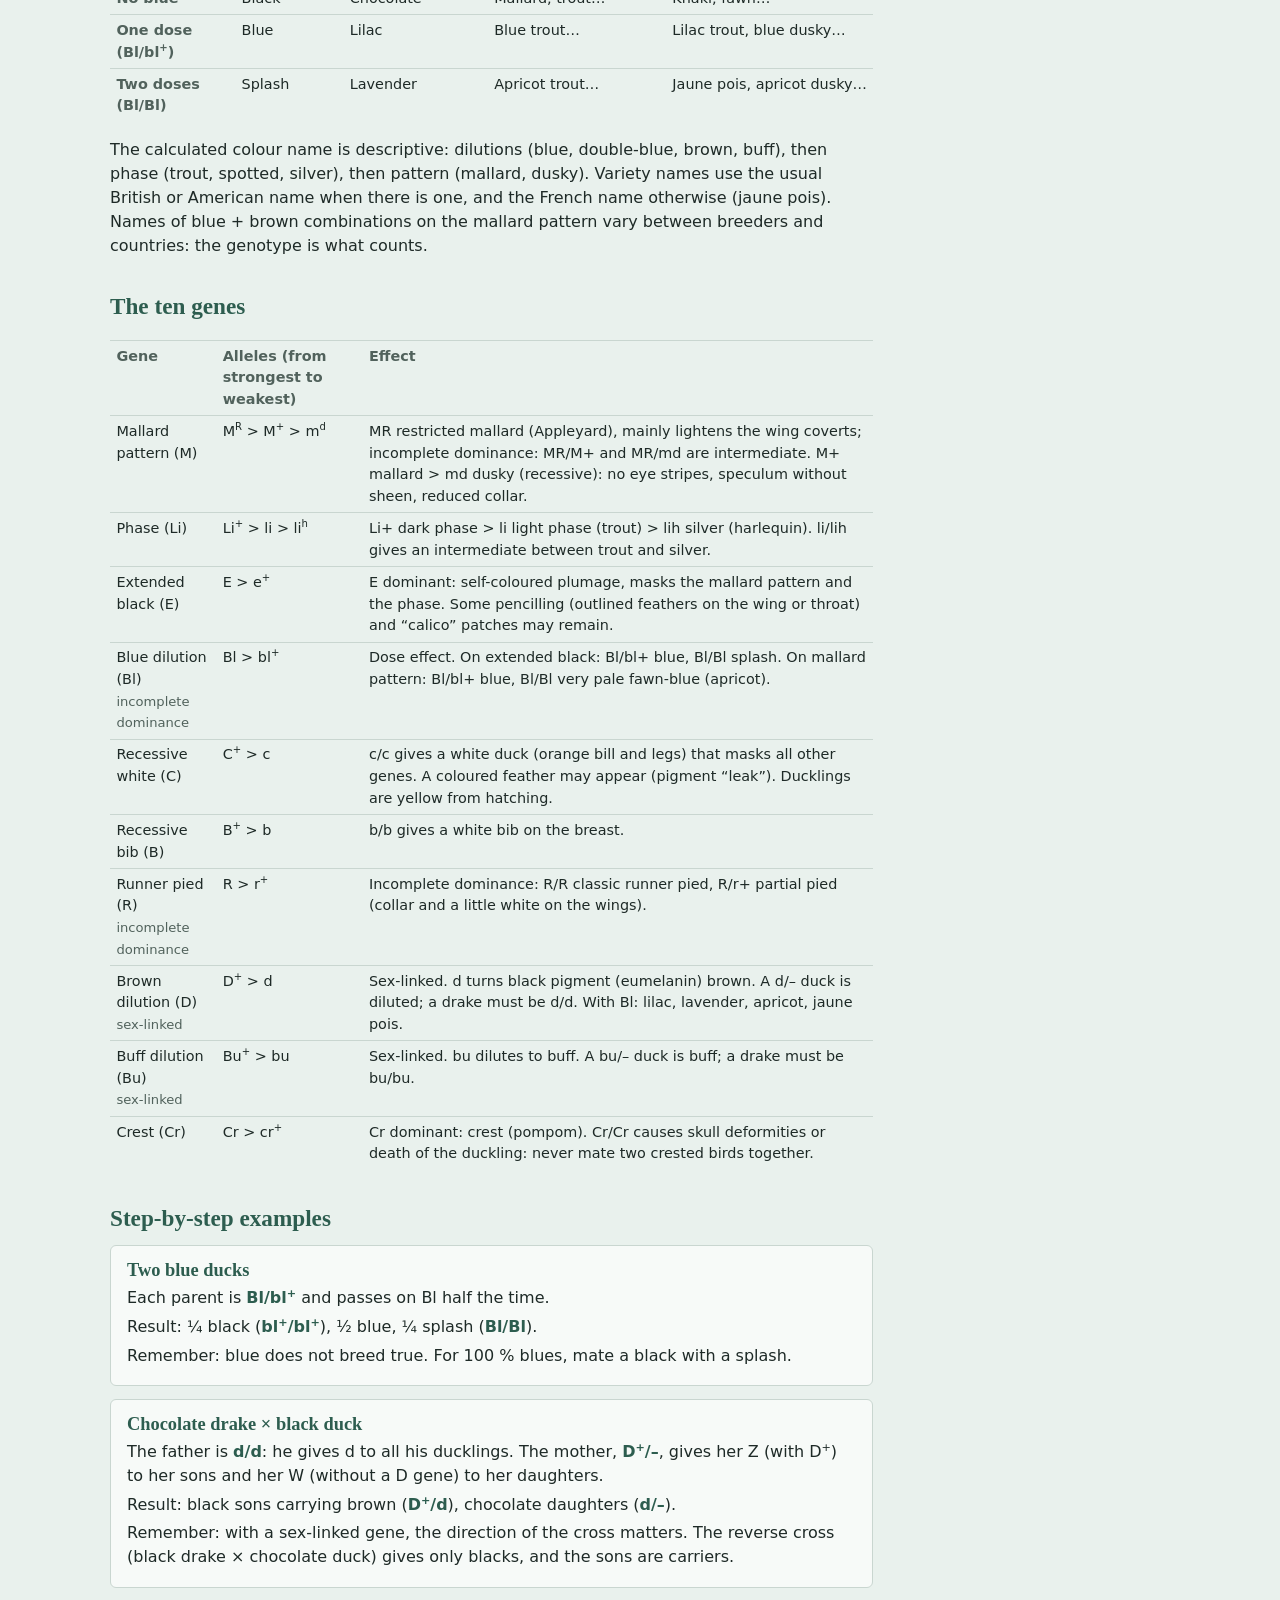
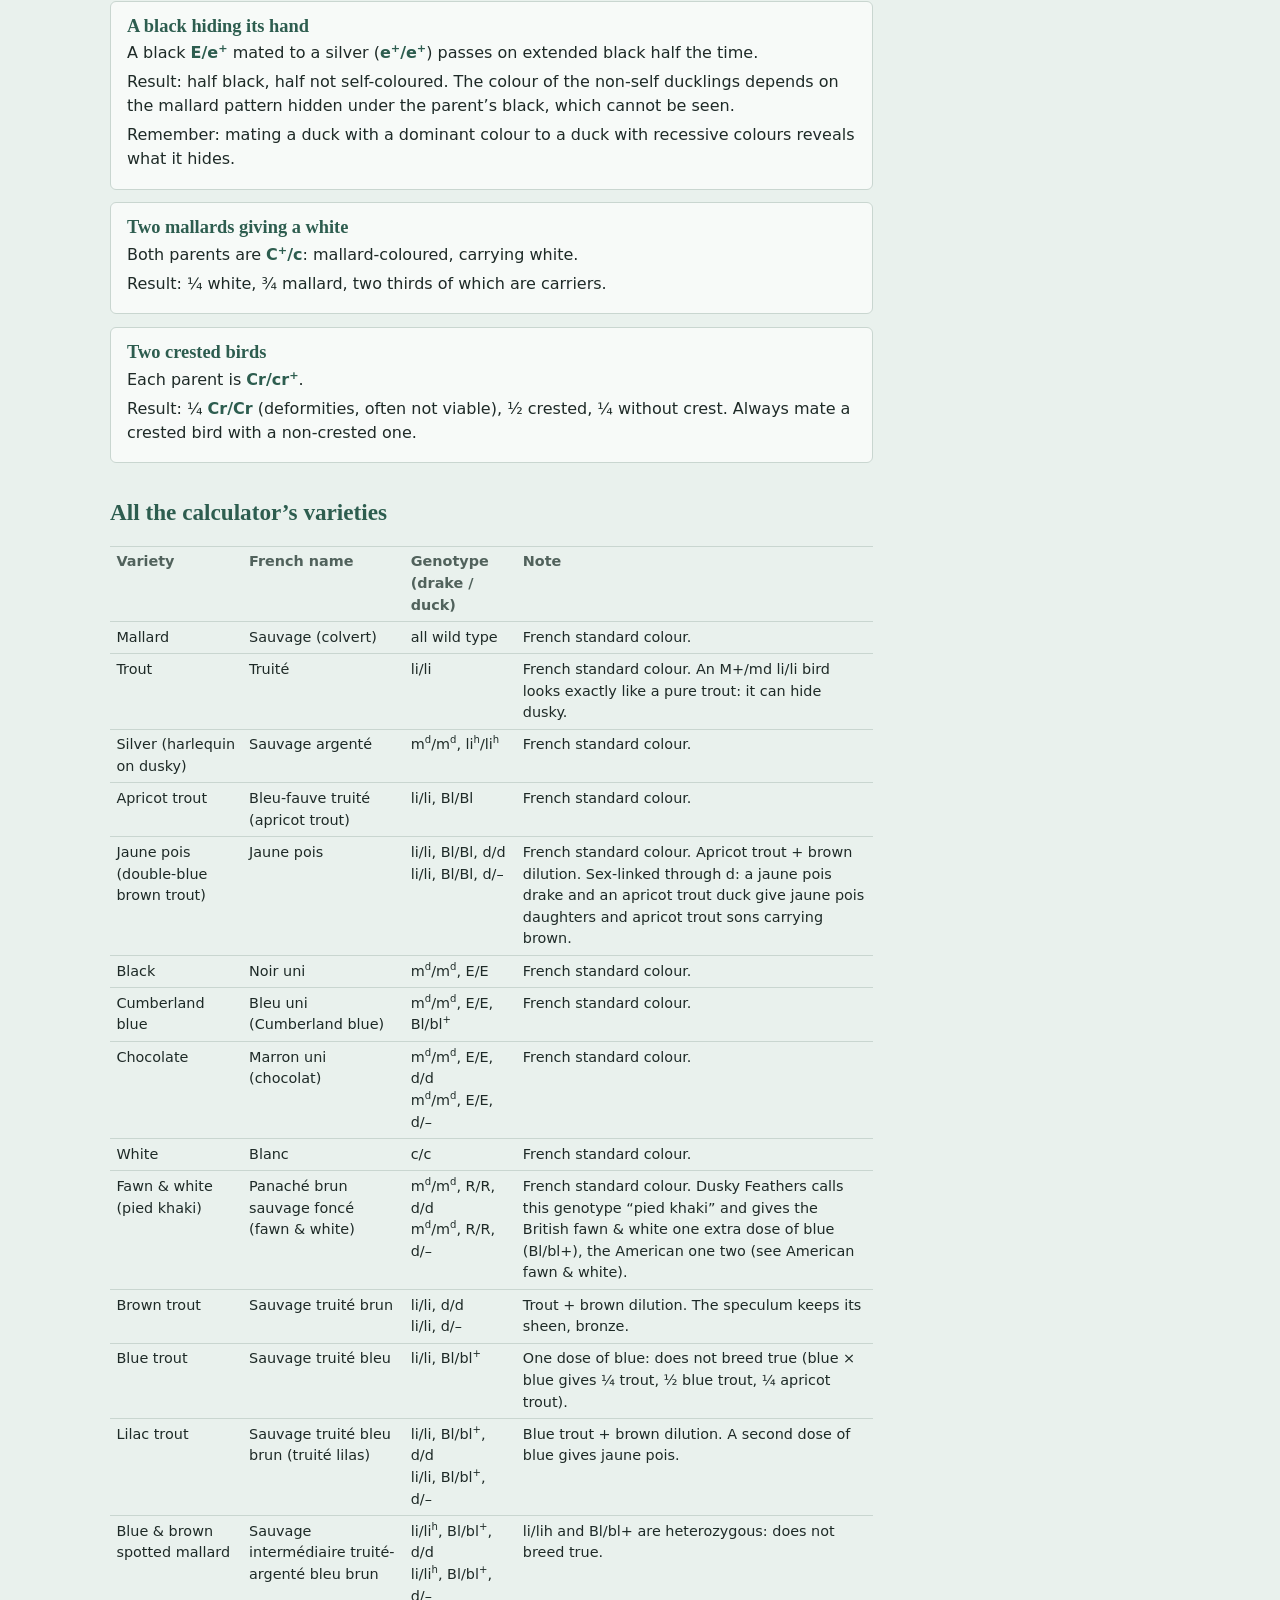
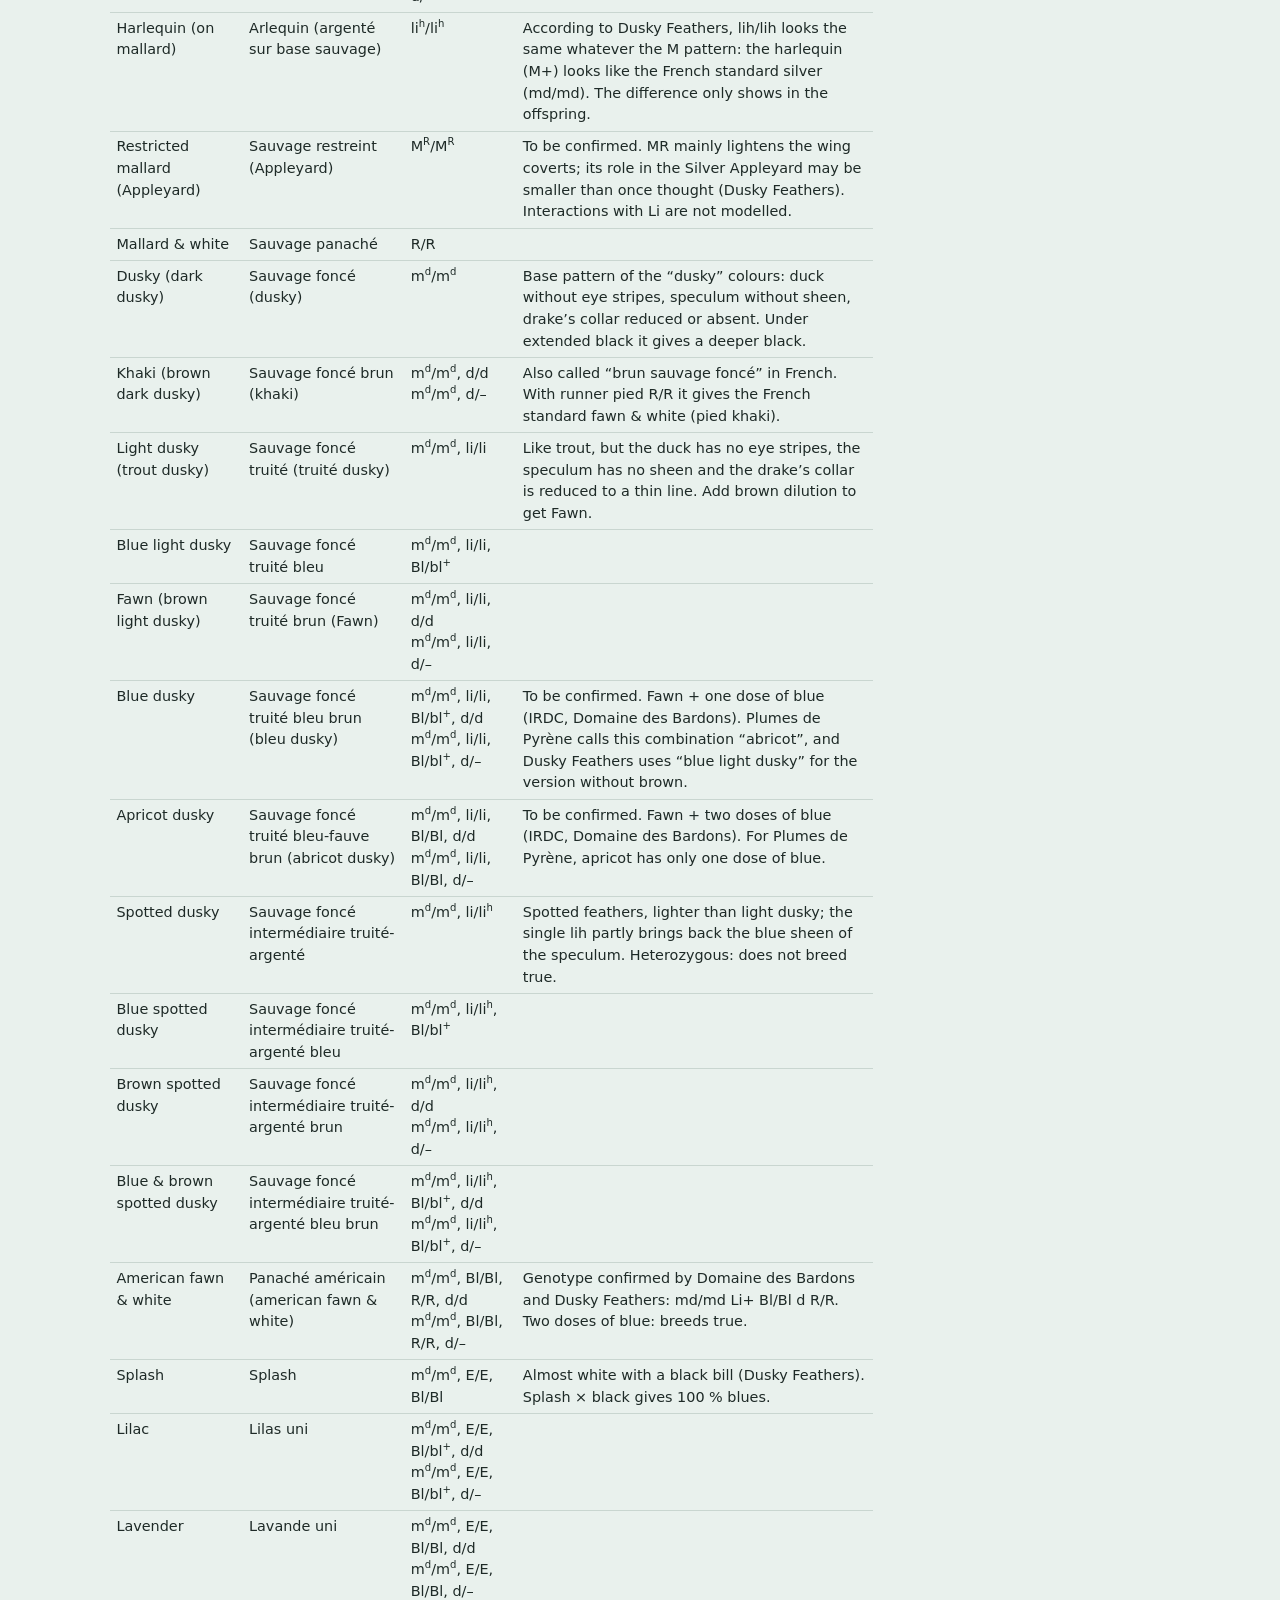
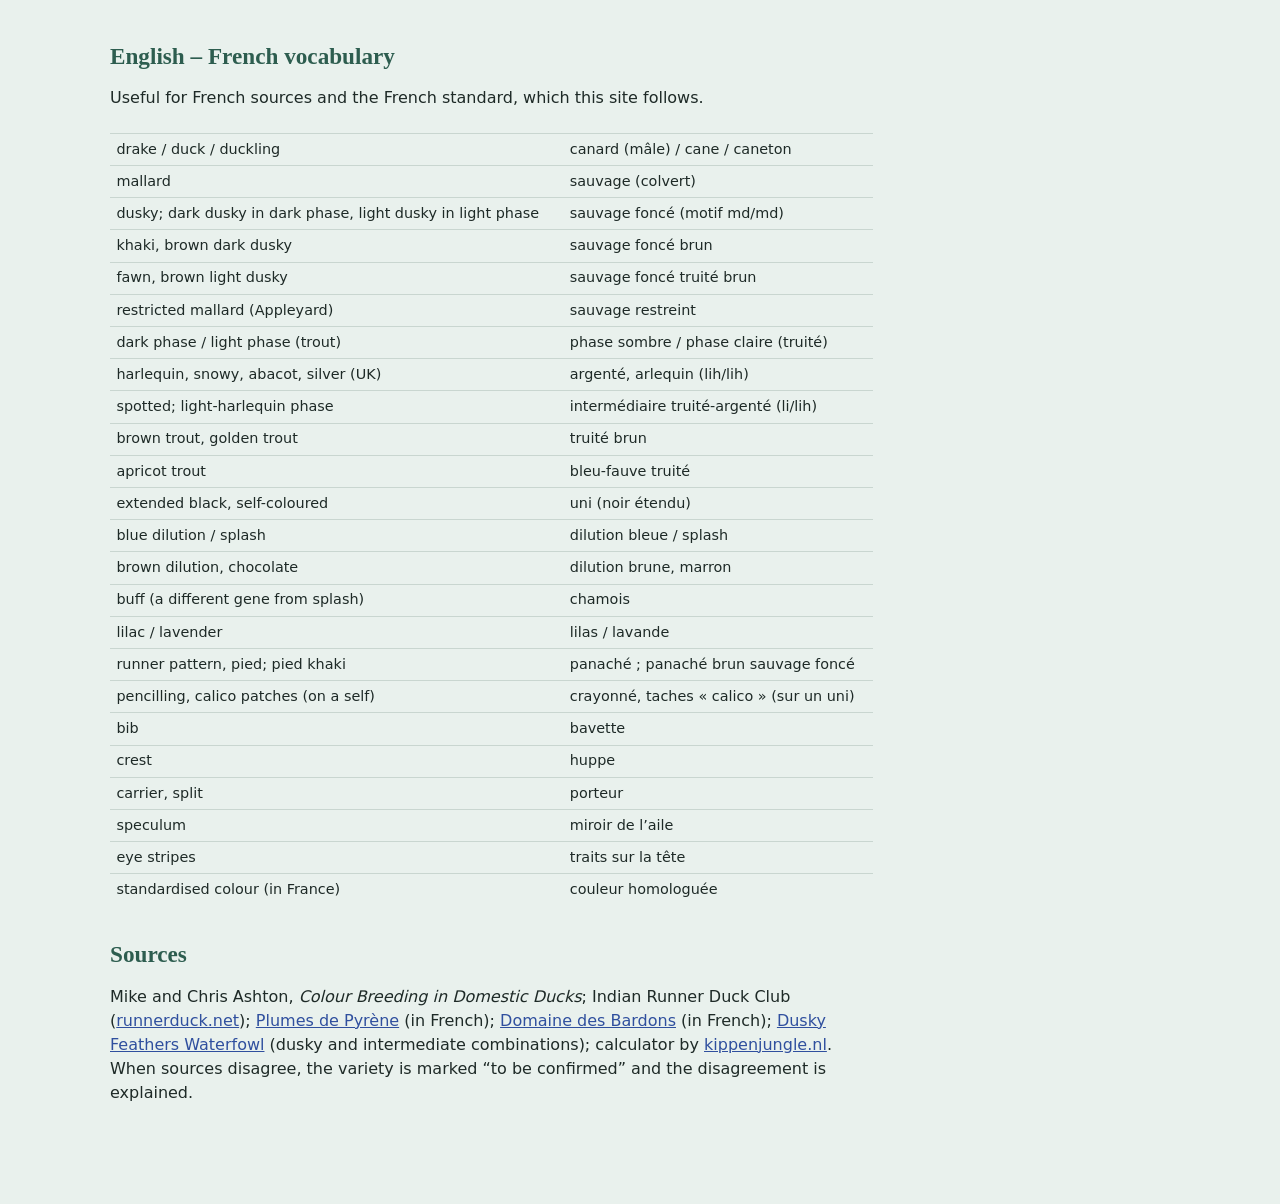
<file: genetique-canards/en/aide.html>
<!DOCTYPE html>
<html lang="en">
<head>
<meta charset="utf-8">
<meta name="viewport" content="width=device-width, initial-scale=1">
<title>Understanding colour genetics — Indian Runner ducks</title>
<link rel="icon" type="image/png" sizes="32x32" href="../favicon-32.png">
<link rel="apple-touch-icon" href="../apple-touch-icon.png">
<link rel="stylesheet" href="../style.css">
<link rel="alternate" hreflang="fr" href="../aide.html">
</head>
<body>
<main class="aide-page">
  <nav class="haut"><h1 class="titre"><a class="logo" href="index.html" title="Home: cross"><img src="../icone.png" alt="" width="48" height="48"></a>Understanding genetics</h1><span><a href="index.html">Cross</a> · <a href="identifier.html">Identify a duck</a> · <a href="origines.html">Breed a variety</a> · <a href="../aide.html" hreflang="fr" lang="fr" data-langue>Français</a></span></nav>
  <p class="intro">What you need to know to read the calculator’s genotypes and predict the colours of the ducklings, without being a geneticist.</p>

  <section>
    <h2>Basic concepts</h2>
    <dl>
      <dt>Gene and locus</dt>
      <dd>A gene controls a trait, for example “self-coloured or not”. Its position on the chromosome is called the locus. The calculator follows ten genes, written M, Li, E, Bl, C, B, R, D, Bu and Cr.</dd>
      <dt>Allele</dt>
      <dd>A version of a gene. The E gene exists in two versions: <code>E</code> (extended black, self-coloured) and <code>e<sup>+</sup></code> (not extended). The “+” always marks the version found in the wild duck.</dd>
      <dt>Two copies of each gene</dt>
      <dd>Every duck has two copies of each gene, one from the father and one from the mother, and passes one of them at random to each duckling. The two copies are written separated by a slash: <code>E/e<sup>+</sup></code>.</dd>
      <dt>Homozygous, heterozygous</dt>
      <dd>Two identical copies (<code>E/E</code>): homozygous, the duck always passes on the same one. Two different copies (<code>E/e<sup>+</sup></code>): heterozygous, it passes on one or the other, half the time each.</dd>
      <dt>Dominant, recessive</dt>
      <dd>A dominant allele shows as soon as it is present once: <code>E/e<sup>+</sup></code> is self-coloured. A recessive allele only shows in two copies: it takes <code>c/c</code> to make a white duck.</dd>
      <dt>Incomplete dominance</dt>
      <dd>One copy gives an intermediate result, two copies a stronger effect. Example: one dose of blue gives a blue duck, two doses an almost white splash.</dd>
      <dt>Carrier (“split”)</dt>
      <dd>A duck that has one copy of a recessive allele without showing it, like a mallard-coloured <code>C<sup>+</sup>/c</code>. It passes it on to half of its ducklings. This is where “surprises” at hatching come from.</dd>
      <dt>Sex-linked</dt>
      <dd>The D (brown) and Bu (buff) genes are on the Z chromosome. The drake has two Z, the duck only one (plus an empty W). A duck therefore has only one copy, written <code>d/–</code>: she always shows what she carries, and cannot be a hidden carrier.</dd>
      <dt>Masking</dt>
      <dd>Some genes hide the effect of others: white hides everything, extended black hides the mallard pattern. Hidden genes are still passed on.</dd>
    </dl>
  </section>

  <section>
    <h2>How the colour is built</h2>
    <p>The calculator reads the genotype in this order. At each step, the first question answered “yes” wins over the following ones.</p>
    <ol class="ordre">
      <li><strong>White (C)?</strong> With <code>c/c</code>, the duck is white with an orange bill. Everything else is hidden.</li>
      <li><strong>Extended black (E)?</strong> With at least one <code>E</code>, the duck is self-coloured (black at base). The mallard pattern (M and Li) is hidden.</li>
      <li><strong>Otherwise, mallard pattern.</strong> M sets the pattern: mallard, dusky (no eye stripes) or restricted (Appleyard). Li sets the ground colour: dark phase, trout (lighter) or silver (almost white).</li>
      <li><strong>Dilutions.</strong> Bl lightens to blue (one or two doses), d turns black into brown, bu into buff. They add up (table below).</li>
      <li><strong>White markings.</strong> R adds the runner pied pattern, b/b a bib.</li>
      <li><strong>Crest.</strong> Cr adds a pompom on the head, regardless of colour.</li>
    </ol>
  </section>

  <section>
    <h2>The dilutions in one table</h2>
    <div class="large">
    <table>
      <thead><tr><th></th><th>Self, no brown</th><th>Self, with brown (d)</th><th>Mallard pattern, no brown</th><th>Mallard pattern, with brown (d)</th></tr></thead>
      <tbody>
        <tr><th>No blue</th><td>Black</td><td>Chocolate</td><td>Mallard, trout…</td><td>Khaki, fawn…</td></tr>
        <tr><th>One dose (Bl/bl<sup>+</sup>)</th><td>Blue</td><td>Lilac</td><td>Blue trout…</td><td>Lilac trout, blue dusky…</td></tr>
        <tr><th>Two doses (Bl/Bl)</th><td>Splash</td><td>Lavender</td><td>Apricot trout…</td><td>Jaune pois, apricot dusky…</td></tr>
      </tbody>
    </table>
    </div>
    <p>The calculated colour name is descriptive: dilutions (blue, double-blue, brown, buff), then phase (trout, spotted, silver), then pattern (mallard, dusky). Variety names use the usual British or American name when there is one, and the French name otherwise (jaune pois). Names of blue + brown combinations on the mallard pattern vary between breeders and countries: the genotype is what counts.</p>
  </section>

  <section>
    <h2>The ten genes</h2>
    <div class="large"><table id="table-loci"></table></div>
  </section>

  <section>
    <h2>Step-by-step examples</h2>

    <div class="exemple">
      <h3>Two blue ducks</h3>
      <p>Each parent is <code>Bl/bl<sup>+</sup></code> and passes on Bl half the time.</p>
      <p>Result: ¼ black (<code>bl<sup>+</sup>/bl<sup>+</sup></code>), ½ blue, ¼ splash (<code>Bl/Bl</code>).</p>
      <p>Remember: blue does not breed true. For 100 % blues, mate a black with a splash.</p>
    </div>

    <div class="exemple">
      <h3>Chocolate drake × black duck</h3>
      <p>The father is <code>d/d</code>: he gives d to all his ducklings. The mother, <code>D<sup>+</sup>/–</code>, gives her Z (with D<sup>+</sup>) to her sons and her W (without a D gene) to her daughters.</p>
      <p>Result: black sons carrying brown (<code>D<sup>+</sup>/d</code>), chocolate daughters (<code>d/–</code>).</p>
      <p>Remember: with a sex-linked gene, the direction of the cross matters. The reverse cross (black drake × chocolate duck) gives only blacks, and the sons are carriers.</p>
    </div>

    <div class="exemple">
      <h3>A black hiding its hand</h3>
      <p>A black <code>E/e<sup>+</sup></code> mated to a silver (<code>e<sup>+</sup>/e<sup>+</sup></code>) passes on extended black half the time.</p>
      <p>Result: half black, half not self-coloured. The colour of the non-self ducklings depends on the mallard pattern hidden under the parent’s black, which cannot be seen.</p>
      <p>Remember: mating a duck with a dominant colour to a duck with recessive colours reveals what it hides.</p>
    </div>

    <div class="exemple">
      <h3>Two mallards giving a white</h3>
      <p>Both parents are <code>C<sup>+</sup>/c</code>: mallard-coloured, carrying white.</p>
      <p>Result: ¼ white, ¾ mallard, two thirds of which are carriers.</p>
    </div>

    <div class="exemple">
      <h3>Two crested birds</h3>
      <p>Each parent is <code>Cr/cr<sup>+</sup></code>.</p>
      <p>Result: ¼ <code>Cr/Cr</code> (deformities, often not viable), ½ crested, ¼ without crest. Always mate a crested bird with a non-crested one.</p>
    </div>
  </section>

  <section>
    <h2>All the calculator’s varieties</h2>
    <div class="large"><table id="table-varietes"></table></div>
  </section>

  <section>
    <h2>English – French vocabulary</h2>
    <p>Useful for French sources and the French standard, which this site follows.</p>
    <div class="large">
    <table>
      <tbody>
        <tr><td>drake / duck / duckling</td><td>canard (mâle) / cane / caneton</td></tr>
        <tr><td>mallard</td><td>sauvage (colvert)</td></tr>
        <tr><td>dusky; dark dusky in dark phase, light dusky in light phase</td><td>sauvage foncé (motif md/md)</td></tr>
        <tr><td>khaki, brown dark dusky</td><td>sauvage foncé brun</td></tr>
        <tr><td>fawn, brown light dusky</td><td>sauvage foncé truité brun</td></tr>
        <tr><td>restricted mallard (Appleyard)</td><td>sauvage restreint</td></tr>
        <tr><td>dark phase / light phase (trout)</td><td>phase sombre / phase claire (truité)</td></tr>
        <tr><td>harlequin, snowy, abacot, silver (UK)</td><td>argenté, arlequin (lih/lih)</td></tr>
        <tr><td>spotted; light-harlequin phase</td><td>intermédiaire truité-argenté (li/lih)</td></tr>
        <tr><td>brown trout, golden trout</td><td>truité brun</td></tr>
        <tr><td>apricot trout</td><td>bleu-fauve truité</td></tr>
        <tr><td>extended black, self-coloured</td><td>uni (noir étendu)</td></tr>
        <tr><td>blue dilution / splash</td><td>dilution bleue / splash</td></tr>
        <tr><td>brown dilution, chocolate</td><td>dilution brune, marron</td></tr>
        <tr><td>buff (a different gene from splash)</td><td>chamois</td></tr>
        <tr><td>lilac / lavender</td><td>lilas / lavande</td></tr>
        <tr><td>runner pattern, pied; pied khaki</td><td>panaché ; panaché brun sauvage foncé</td></tr>
        <tr><td>pencilling, calico patches (on a self)</td><td>crayonné, taches « calico » (sur un uni)</td></tr>
        <tr><td>bib</td><td>bavette</td></tr>
        <tr><td>crest</td><td>huppe</td></tr>
        <tr><td>carrier, split</td><td>porteur</td></tr>
        <tr><td>speculum</td><td>miroir de l’aile</td></tr>
        <tr><td>eye stripes</td><td>traits sur la tête</td></tr>
        <tr><td>standardised colour (in France)</td><td>couleur homologuée</td></tr>
      </tbody>
    </table>
    </div>
  </section>

  <section>
    <h2>Sources</h2>
    <p>Mike and Chris Ashton, <em>Colour Breeding in Domestic Ducks</em>; Indian Runner Duck Club (<a href="https://runnerduck.net/standard-colours.php">runnerduck.net</a>); <a href="https://www.plumesdepyrene.fr/le-coureur-indien/les-couleurs/">Plumes de Pyrène</a> (in French); <a href="https://domainelesbardons.jimdofree.com/le-coin-des-canards/un-peu-de-g%C3%A9n%C3%A9tique/">Domaine des Bardons</a> (in French); <a href="https://www.duskyfeatherswaterfowl.com/gene-index">Dusky Feathers Waterfowl</a> (dusky and intermediate combinations); calculator by <a href="https://www.kippenjungle.nl/kruisingEend.html">kippenjungle.nl</a>. When sources disagree, the variety is marked “to be confirmed” and the disagreement is explained.</p>
  </section>
</main>

<script src="../donnees.js"></script>
<script src="../moteur.js"></script>
<script src="../traduction-en.js"></script>
<script src="../commun.js"></script>
<script src="../page-aide.js"></script>
</body>
</html>
</file>
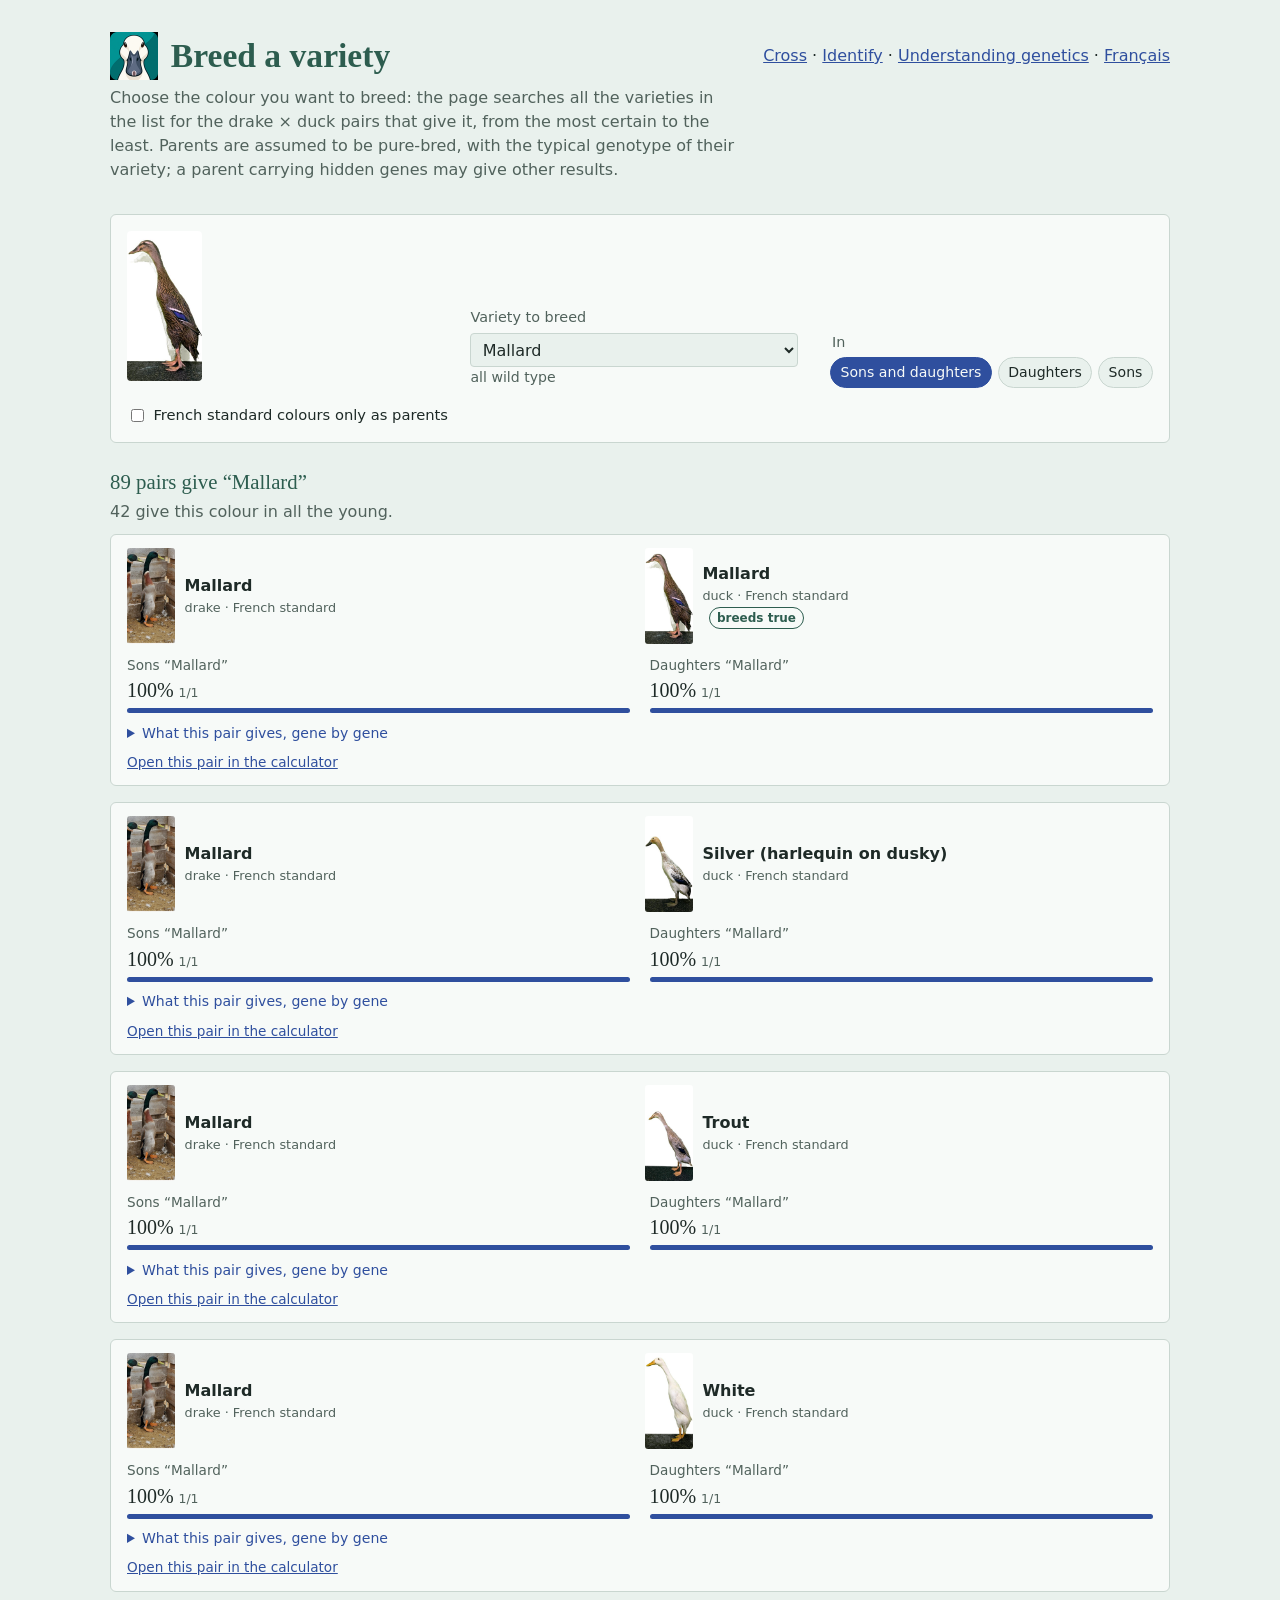
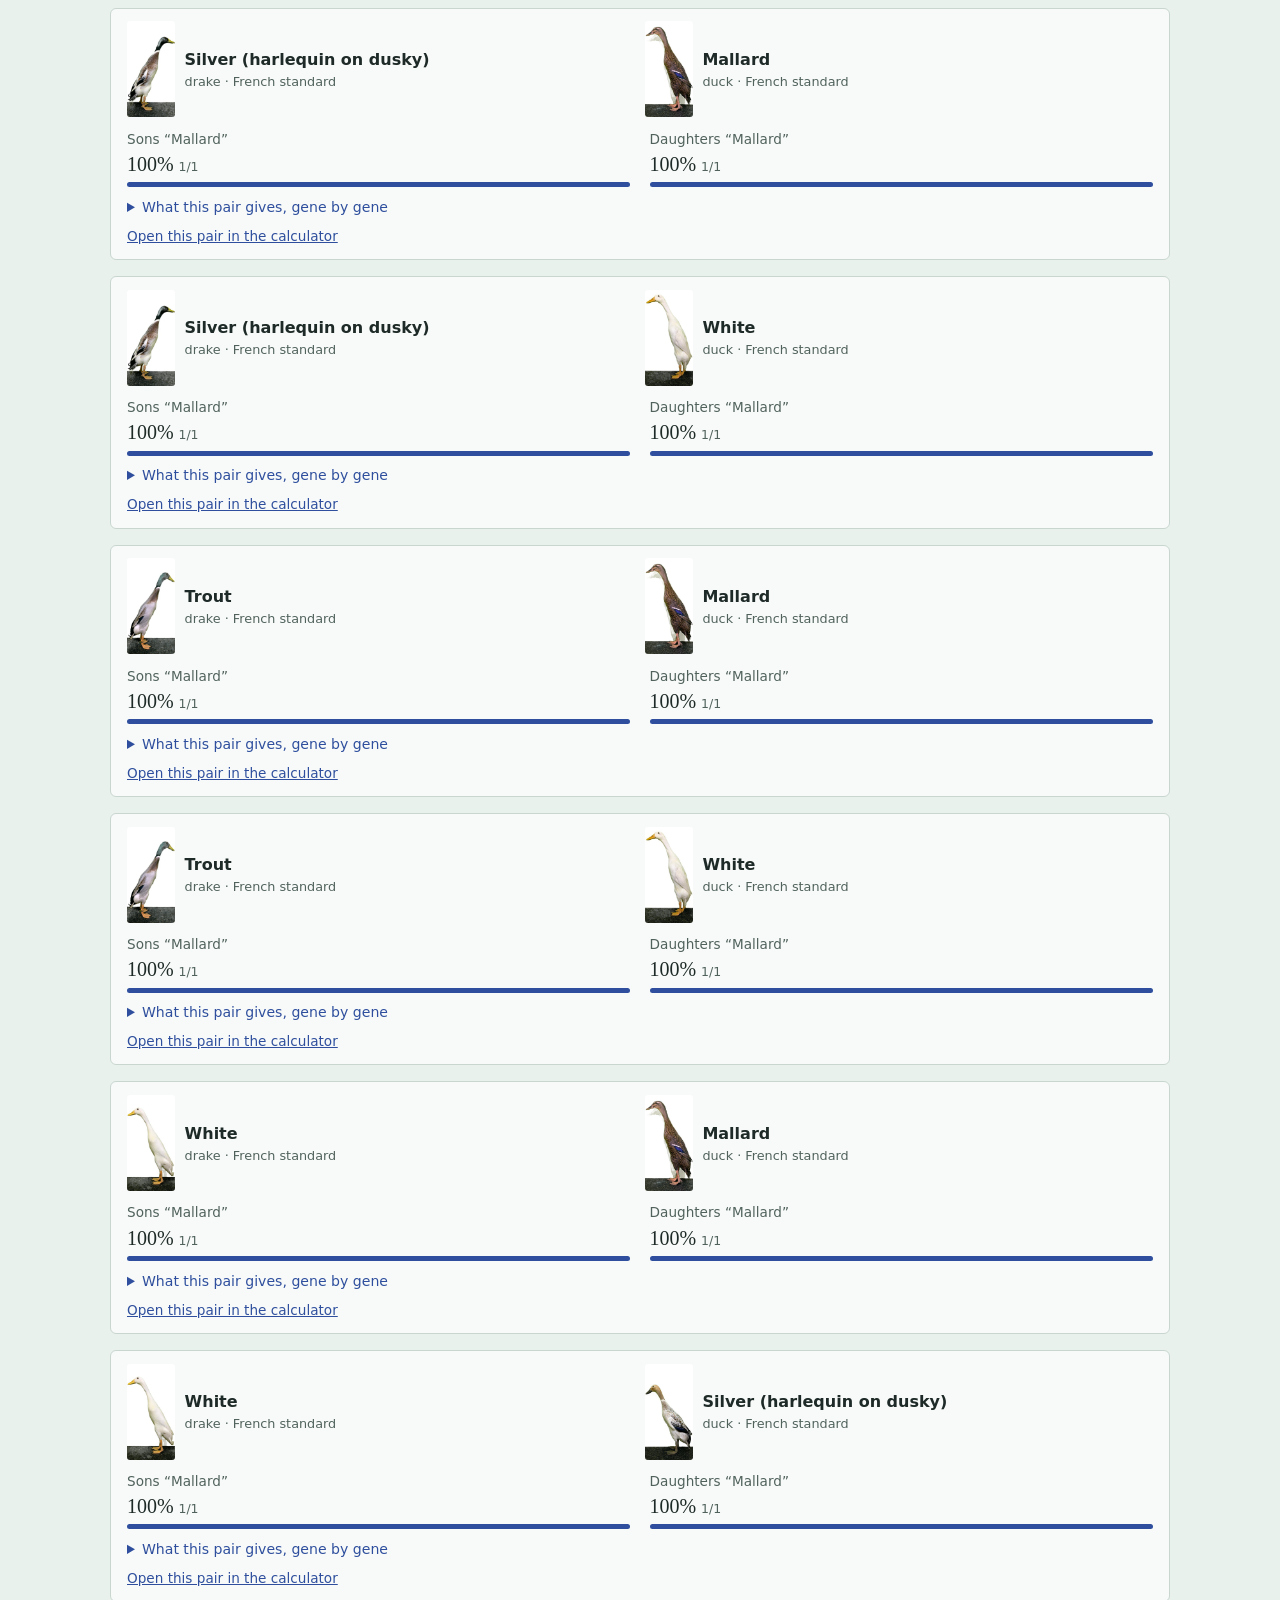
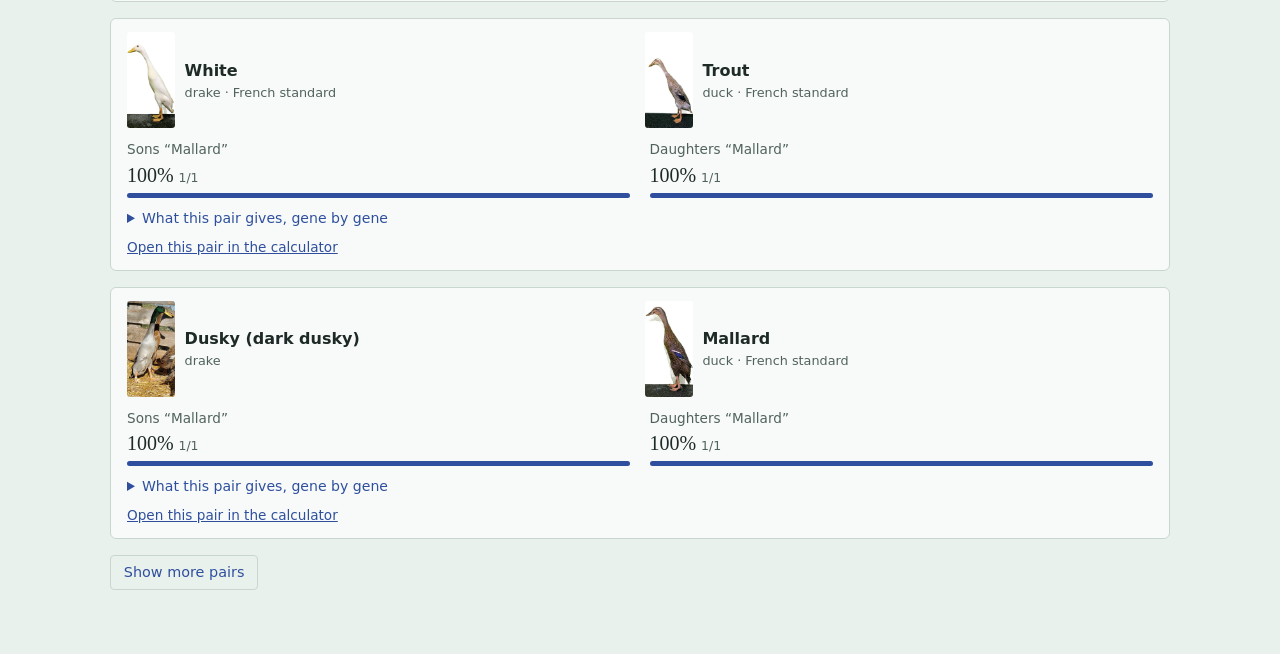
<file: genetique-canards/en/origines.html>
<!DOCTYPE html>
<html lang="en">
<head>
<meta charset="utf-8">
<meta name="viewport" content="width=device-width, initial-scale=1">
<title>Breed a variety — Indian Runner ducks</title>
<link rel="icon" type="image/png" sizes="32x32" href="../favicon-32.png">
<link rel="apple-touch-icon" href="../apple-touch-icon.png">
<link rel="stylesheet" href="../style.css">
<link rel="alternate" hreflang="fr" href="../origines.html">
<style>
.reglages { display: flex; flex-wrap: wrap; gap: 1rem 2rem; align-items: flex-end; background: var(--surface); border: 1px solid var(--trait); border-radius: 6px; padding: 1rem; }
.reglages .cible { display: flex; gap: 1rem; align-items: flex-end; flex: 1 1 22rem; min-width: 0; }
.reglages .cible > div { flex: 1; min-width: 0; }
.reglages select { width: 100%; }
.reglages .photo { height: 150px; max-width: 90px; }
.reglages fieldset { border: 0; margin: 0; padding: 0; }
.reglages legend { font-size: .9rem; color: var(--encre-douce); margin-bottom: .25rem; }
.choix-q { display: flex; flex-wrap: wrap; gap: .35rem; }
.choix-q label { cursor: pointer; }
.choix-q input { position: absolute; opacity: 0; pointer-events: none; }
.choix-q span { display: inline-block; padding: .25rem .6rem; border: 1px solid var(--trait); border-radius: 999px; font-size: .88rem; background: var(--fond); }
.choix-q input:checked + span { background: var(--miroir); border-color: var(--miroir); color: var(--surface); }
.choix-q input:focus-visible + span { outline: 3px solid var(--bec); outline-offset: 2px; }
label.case { font-size: .92rem; display: flex; gap: .4rem; align-items: center; cursor: pointer; }
.resume { margin: 1.4rem 0 .6rem; }
.resume p { margin: .2rem 0; color: var(--encre-douce); }
.resume .compte { font-family: var(--serif); font-size: 1.3rem; color: var(--vert); }
ol.couples { list-style: none; margin: 0; padding: 0; display: grid; gap: 1rem; }
.couple { background: var(--surface); border: 1px solid var(--trait); border-radius: 6px; padding: .8rem 1rem; }
.couple-tete { display: grid; grid-template-columns: auto 1fr auto 1fr; gap: .6rem; align-items: center; }
.couple-tete img, .couple-tete .vide { height: 96px; width: 48px; object-fit: contain; object-position: center bottom; border-radius: 3px; }
.couple-tete .vide { display: grid; place-items: center; color: var(--trait); border: 1px dashed var(--trait); font-family: var(--serif); }
.couple-tete .x { grid-column: 1 / -1; display: none; }
.parent-nom { font-weight: 600; }
.parent-nom small { display: block; font-weight: 400; color: var(--encre-douce); font-size: .8rem; }
.probas { display: grid; grid-template-columns: repeat(auto-fit, minmax(12rem, 1fr)); gap: .4rem 1.2rem; margin-top: .7rem; }
.proba .lib { font-size: .85rem; color: var(--encre-douce); }
.proba .val { font-family: var(--serif); font-size: 1.25rem; font-variant-numeric: tabular-nums; }
.proba .val small { font-family: var(--sans); font-size: .78rem; color: var(--encre-douce); margin-left: .3rem; }
.proba .nul { color: var(--encre-douce); font-size: .9rem; }
.barre { height: 5px; margin-top: .2rem; background: var(--trait); border-radius: 3px; overflow: hidden; }
.barre i { display: block; height: 100%; background: var(--miroir); }
.couple details { margin-top: .6rem; font-size: .88rem; }
.couple summary { cursor: pointer; color: var(--miroir); }
.couple table { margin-top: .4rem; }
.couple .liens { margin-top: .5rem; font-size: .85rem; display: flex; gap: 1rem; flex-wrap: wrap; }
.couple .liens a, .resume a { color: var(--miroir); }
.etiquette { display: inline-block; font-size: .75rem; padding: .05rem .45rem; border-radius: 999px; border: 1px solid var(--vert); color: var(--vert); margin-left: .4rem; vertical-align: middle; }
button.btn { font: inherit; font-size: .9rem; color: var(--miroir); background: none; border: 1px solid var(--trait); border-radius: 4px; padding: .35rem .8rem; cursor: pointer; margin-top: 1rem; }
@media (max-width: 760px) {
  .couple-tete { grid-template-columns: auto 1fr; }
  .reglages .photo { height: 110px; }
}
</style>
</head>
<body>
<main>
  <nav class="haut"><h1 class="titre"><a class="logo" href="index.html" title="Home: cross"><img src="../icone.png" alt="" width="48" height="48"></a>Breed a variety</h1><span><a href="index.html">Cross</a> · <a href="identifier.html">Identify</a> · <a href="aide.html">Understanding genetics</a> · <a href="../origines.html" hreflang="fr" lang="fr" data-langue>Français</a></span></nav>
  <p class="intro">Choose the colour you want to breed: the page searches all the varieties in the list for the drake × duck pairs that give it, from the most certain to the least. Parents are assumed to be pure-bred, with the typical genotype of their variety; a parent carrying hidden genes may give other results.</p>

  <form class="reglages" id="reglages">
    <div class="cible">
      <div id="photo-cible"></div>
      <div>
        <label class="choix" for="cible">Variety to breed</label>
        <select id="cible"></select>
        <div class="geno" id="geno-cible"></div>
      </div>
    </div>
    <fieldset>
      <legend>In</legend>
      <div class="choix-q">
        <label><input type="radio" name="sexe" value="MF" checked><span>Sons and daughters</span></label>
        <label><input type="radio" name="sexe" value="F"><span>Daughters</span></label>
        <label><input type="radio" name="sexe" value="M"><span>Sons</span></label>
      </div>
    </fieldset>
    <label class="case"><input type="checkbox" id="homologues"> French standard colours only as parents</label>
  </form>

  <section class="resume" id="resume" aria-live="polite"></section>
  <ol class="couples" id="couples"></ol>
  <button type="button" class="btn" id="plus" hidden>Show more pairs</button>
</main>

<script src="../donnees.js"></script>
<script src="../moteur.js"></script>
<script src="../traduction-en.js"></script>
<script src="../commun.js"></script>
<script src="../page-origines.js"></script>
</body>
</html>
</file>
<file: genetique-canards/style.css>
:root {
  --fond: #e9f1ed;          /* œuf de cane */
  --surface: #f7faf8;
  --encre: #1e2a27;
  --encre-douce: #51625c;
  --vert: #2d5d4f;          /* tête de colvert */
  --miroir: #2f4f9e;        /* miroir de l'aile */
  --miroir-2: #5b3f9a;
  --bec: #c97d12;           /* bec et pattes */
  --trait: #c9d6d0;
  --serif: "Iowan Old Style", "Palatino Linotype", Palatino, "URW Palladio L", P052, Georgia, serif;
  --sans: Cantarell, "Noto Sans", "Segoe UI", system-ui, sans-serif;
  color-scheme: light;
}
@media (prefers-color-scheme: dark) {
  :root {
    --fond: #17221e; --surface: #1f2d28; --encre: #e2ebe6; --encre-douce: #a3b4ad;
    --vert: #8fc2ae; --miroir: #8aa2ec; --miroir-2: #b39ae6; --bec: #e5a74a; --trait: #33463f;
    color-scheme: dark;
  }
}
* { box-sizing: border-box; }
body {
  margin: 0; background: var(--fond); color: var(--encre);
  font: 16px/1.5 var(--sans);
}
main { max-width: 1100px; margin: 0 auto; padding: 2rem 1.25rem 4rem; }
h1, h2, h3 { font-family: var(--serif); color: var(--vert); font-weight: 600; line-height: 1.2; }
h1 { font-size: 2.1rem; margin: 0 0 .4rem; }
h2 { font-size: 1.45rem; margin: 0 0 .8rem; }
h3 { font-size: 1.15rem; margin: 0; }
.intro { max-width: 62ch; color: var(--encre-douce); margin: 0 0 2rem; }
sup { font-size: .7em; line-height: 0; }
:focus-visible { outline: 3px solid var(--bec); outline-offset: 2px; }

/* Parents */
.parents { display: grid; grid-template-columns: minmax(0, 1fr) auto minmax(0, 1fr); gap: 1.25rem; align-items: start; }
.croix { font-family: var(--serif); font-size: 2.6rem; color: var(--encre-douce); align-self: center; }
.parent { background: var(--surface); border: 1px solid var(--trait); border-radius: 6px; padding: 1.1rem; }
.parent-tete { display: flex; gap: 1rem; align-items: flex-start; }
.parent-tete > div { flex: 1; min-width: 0; }
.parent-tete select { width: 100%; }
/* Les coureurs sont debout : cadre en hauteur, image jamais rognée (contain). */
.photo { height: 240px; width: auto; max-width: 170px; flex: none; border-radius: 4px; object-fit: contain; object-position: center bottom; }
div.photo { width: 120px; height: 240px; background: var(--fond); }
.photo-vide { display: grid; place-items: center; font-family: var(--serif); font-size: 2.4rem; color: var(--trait); border: 1px dashed var(--trait); }
label.choix { display: block; font-size: .9rem; color: var(--encre-douce); margin: .5rem 0 .25rem; }
select { font: inherit; color: var(--encre); background: var(--fond); border: 1px solid var(--trait); border-radius: 4px; padding: .35rem .45rem; max-width: 100%; }
.pheno { font-family: var(--serif); font-size: 1.2rem; margin: .6rem 0 .1rem; }
.geno { font-size: .88rem; color: var(--encre-douce); overflow-wrap: anywhere; }
.statut { font-size: .82rem; color: var(--bec); margin-top: .3rem; }
details.avance { margin-top: .9rem; border-top: 1px solid var(--trait); padding-top: .6rem; }
details summary { cursor: pointer; color: var(--miroir); }
.loci { display: grid; grid-template-columns: auto 1fr; gap: .35rem .75rem; align-items: center; margin-top: .7rem; font-size: .92rem; }
.loci span { color: var(--encre-douce); }

/* Le miroir de l'aile */
.miroir {
  height: 22px; margin: 2.2rem 0; border-radius: 2px;
  background:
    linear-gradient(var(--surface), var(--surface)) top / 100% 3px no-repeat,
    linear-gradient(var(--encre), var(--encre)) 0 3px / 100% 2px no-repeat,
    linear-gradient(var(--encre), var(--encre)) 0 calc(100% - 3px) / 100% 2px no-repeat,
    linear-gradient(var(--surface), var(--surface)) bottom / 100% 3px no-repeat,
    linear-gradient(100deg, var(--miroir), var(--miroir-2) 45%, var(--miroir) 70%, var(--vert));
}

/* Résultats */
.resultats { display: grid; grid-template-columns: minmax(0, 1fr) minmax(0, 1fr); gap: 1.5rem; }
.colonne h2 small { font-family: var(--sans); font-size: .9rem; color: var(--encre-douce); font-weight: 400; }
ol.groupes { list-style: none; margin: 0; padding: 0; }
.groupe { padding: .7rem 0; border-bottom: 1px solid var(--trait); }
.ligne { display: grid; grid-template-columns: 4.6rem 1fr 64px; gap: .75rem; align-items: center; }
.pct { font-family: var(--serif); font-size: 1.35rem; font-variant-numeric: tabular-nums; }
.frac { display: block; font-family: var(--sans); font-size: .78rem; color: var(--encre-douce); }
.nom { font-weight: 600; }
.var { display: block; font-size: .88rem; color: var(--vert); }
.barre { height: 5px; margin-top: .35rem; background: var(--trait); border-radius: 3px; overflow: hidden; }
.barre i { display: block; height: 100%; background: var(--miroir); }
.vignette { height: 88px; width: auto; max-width: 64px; justify-self: center; object-fit: contain; object-position: center bottom; border-radius: 3px; }
div.vignette { width: 48px; }
.groupe details { margin: .4rem 0 0 5.35rem; font-size: .88rem; }
table { border-collapse: collapse; width: 100%; margin-top: .4rem; }
td, th { text-align: left; padding: .3rem .4rem; border-top: 1px solid var(--trait); vertical-align: top; }
th { font-weight: 600; color: var(--encre-douce); }
td.n { font-variant-numeric: tabular-nums; white-space: nowrap; }
button.prendre { font: inherit; font-size: .82rem; color: var(--miroir); background: none; border: 1px solid var(--trait); border-radius: 4px; padding: .15rem .45rem; cursor: pointer; white-space: nowrap; }
button.prendre:hover { border-color: var(--miroir); }
.note { font-size: .82rem; color: var(--encre-douce); }

/* Aide */
section.aide { margin-top: 3rem; max-width: 75ch; }
section.aide table { font-size: .92rem; }
section.aide p { color: var(--encre-douce); }

@media (max-width: 760px) {
  .parents, .resultats { grid-template-columns: 1fr; }
  .croix { justify-self: center; font-size: 2rem; }
  .photo { height: 180px; max-width: 120px; }
  div.photo { width: 88px; height: 180px; }
  .groupe details { margin-left: 0; }
}

/* Explications */
.pourquoi { margin-top: .9rem; border-top: 1px solid var(--trait); padding-top: .6rem; }
.pourquoi ul { margin: .5rem 0 0; padding-left: 1.1rem; font-size: .9rem; }
.pourquoi li { margin: .25rem 0; }
.pourquoi code, .aide-page code { font-family: inherit; font-weight: 600; color: var(--vert); }
.note-var { font-size: .85rem; color: var(--encre-douce); margin-top: .3rem; }
nav.haut { display: flex; justify-content: space-between; align-items: center; gap: .5rem 1rem; flex-wrap: wrap; margin-bottom: .4rem; }
h1.titre { display: flex; align-items: center; gap: .8rem; margin: 0; }
a.logo { flex: none; display: block; line-height: 0; border-radius: 12px; }
a.logo img { width: 48px; height: 48px; display: block; }
@media (max-width: 760px) {
  h1.titre { font-size: 1.6rem; gap: .6rem; }
  a.logo img { width: 40px; height: 40px; }
}
nav.haut a, .aide-page a { color: var(--miroir); }
.aide-page section { max-width: 75ch; margin-bottom: 2.2rem; }
.aide-page h2 { margin-top: 0; }
.aide-page dl { margin: 0; }
.aide-page dt { font-weight: 600; margin-top: .8rem; }
.aide-page dd { margin: .15rem 0 0 0; color: var(--encre-douce); }
.aide-page .exemple { background: var(--surface); border: 1px solid var(--trait); border-radius: 6px; padding: .8rem 1rem; margin: .8rem 0; }
.aide-page .exemple p { margin: .3rem 0; color: var(--encre); }
.aide-page table { font-size: .9rem; }
.aide-page .large { overflow-x: auto; max-width: none; }
.ordre { counter-reset: n; list-style: none; padding: 0; }
.ordre li { counter-increment: n; margin: .45rem 0; padding-left: 2rem; position: relative; }
.ordre li::before { content: counter(n); position: absolute; left: 0; top: 0; width: 1.4rem; height: 1.4rem; border-radius: 50%; background: var(--miroir); color: var(--surface); font-size: .8rem; display: grid; place-items: center; }
</file>
